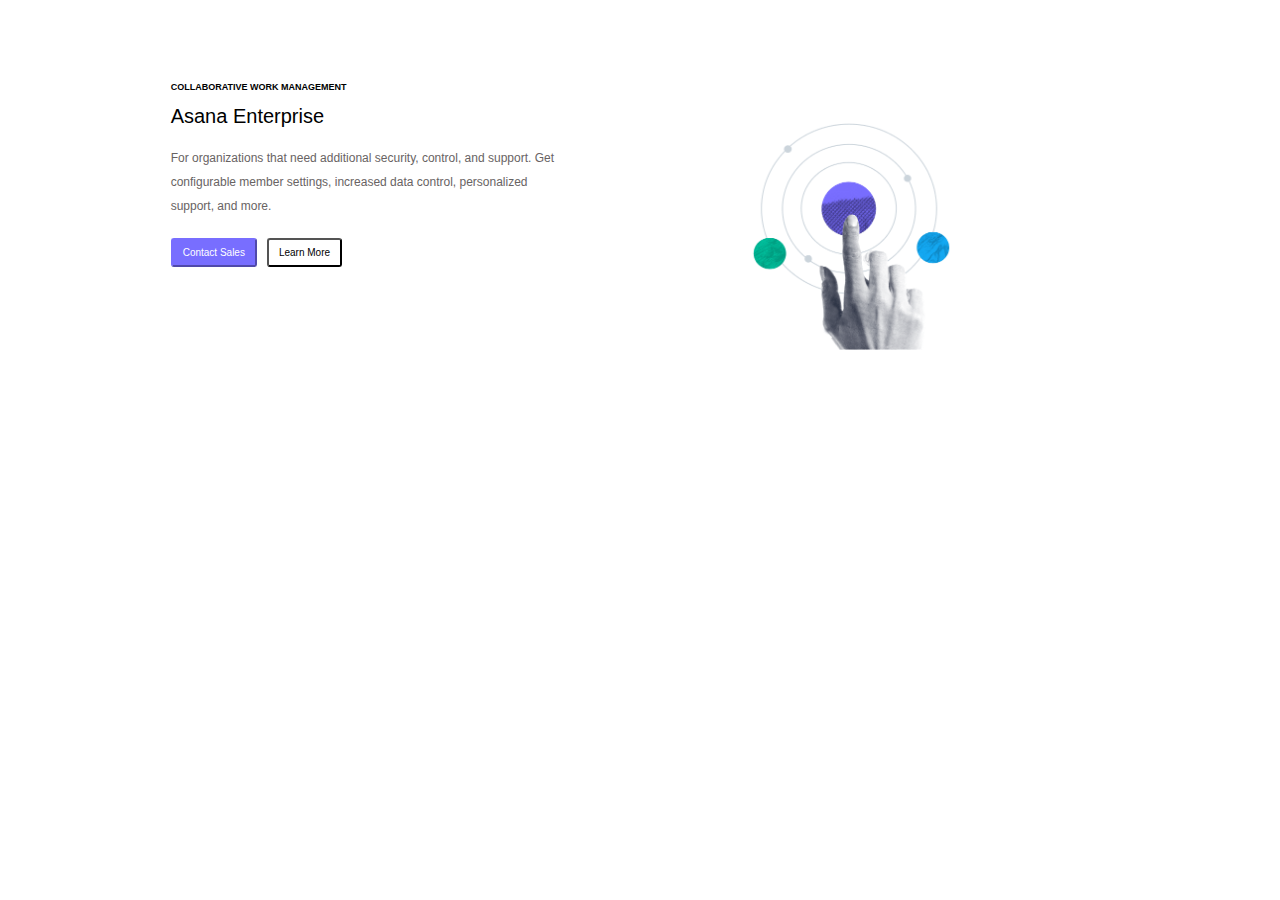
<file: 01. Enterprise/index.html>
<!DOCTYPE html>
<html lang="en">
<head>
    <meta charset="UTF-8">
    <meta http-equiv="X-UA-Compatible" content="IE=edge">
    <meta name="viewport" content="width=device-width, initial-scale=1.0">
    <link rel="stylesheet" href="./styles.css/style.css">
    <title>Enterprise</title>
</head>
<body>
    <section class="info">
        <p class="info__sub">COLLABORATIVE WORK MANAGEMENT</p>
        <p class="info__title">Asana Enterprise</p>
        <p class="info_desc">For organizations that need additional security, control, and support. Get configurable member settings, increased data control, personalized support, and more.</p>
    <ul class="buttons">
        <li><button class="sales">Contact Sales</button></li>
        <li><button class="more">Learn More</button></li>
    </ul>
    </section>
    <section class="img">
        <div class="img--container">
            <img src="./images/img.png" alt="">
        </div>
    </section>
</body>
</html>
</file>
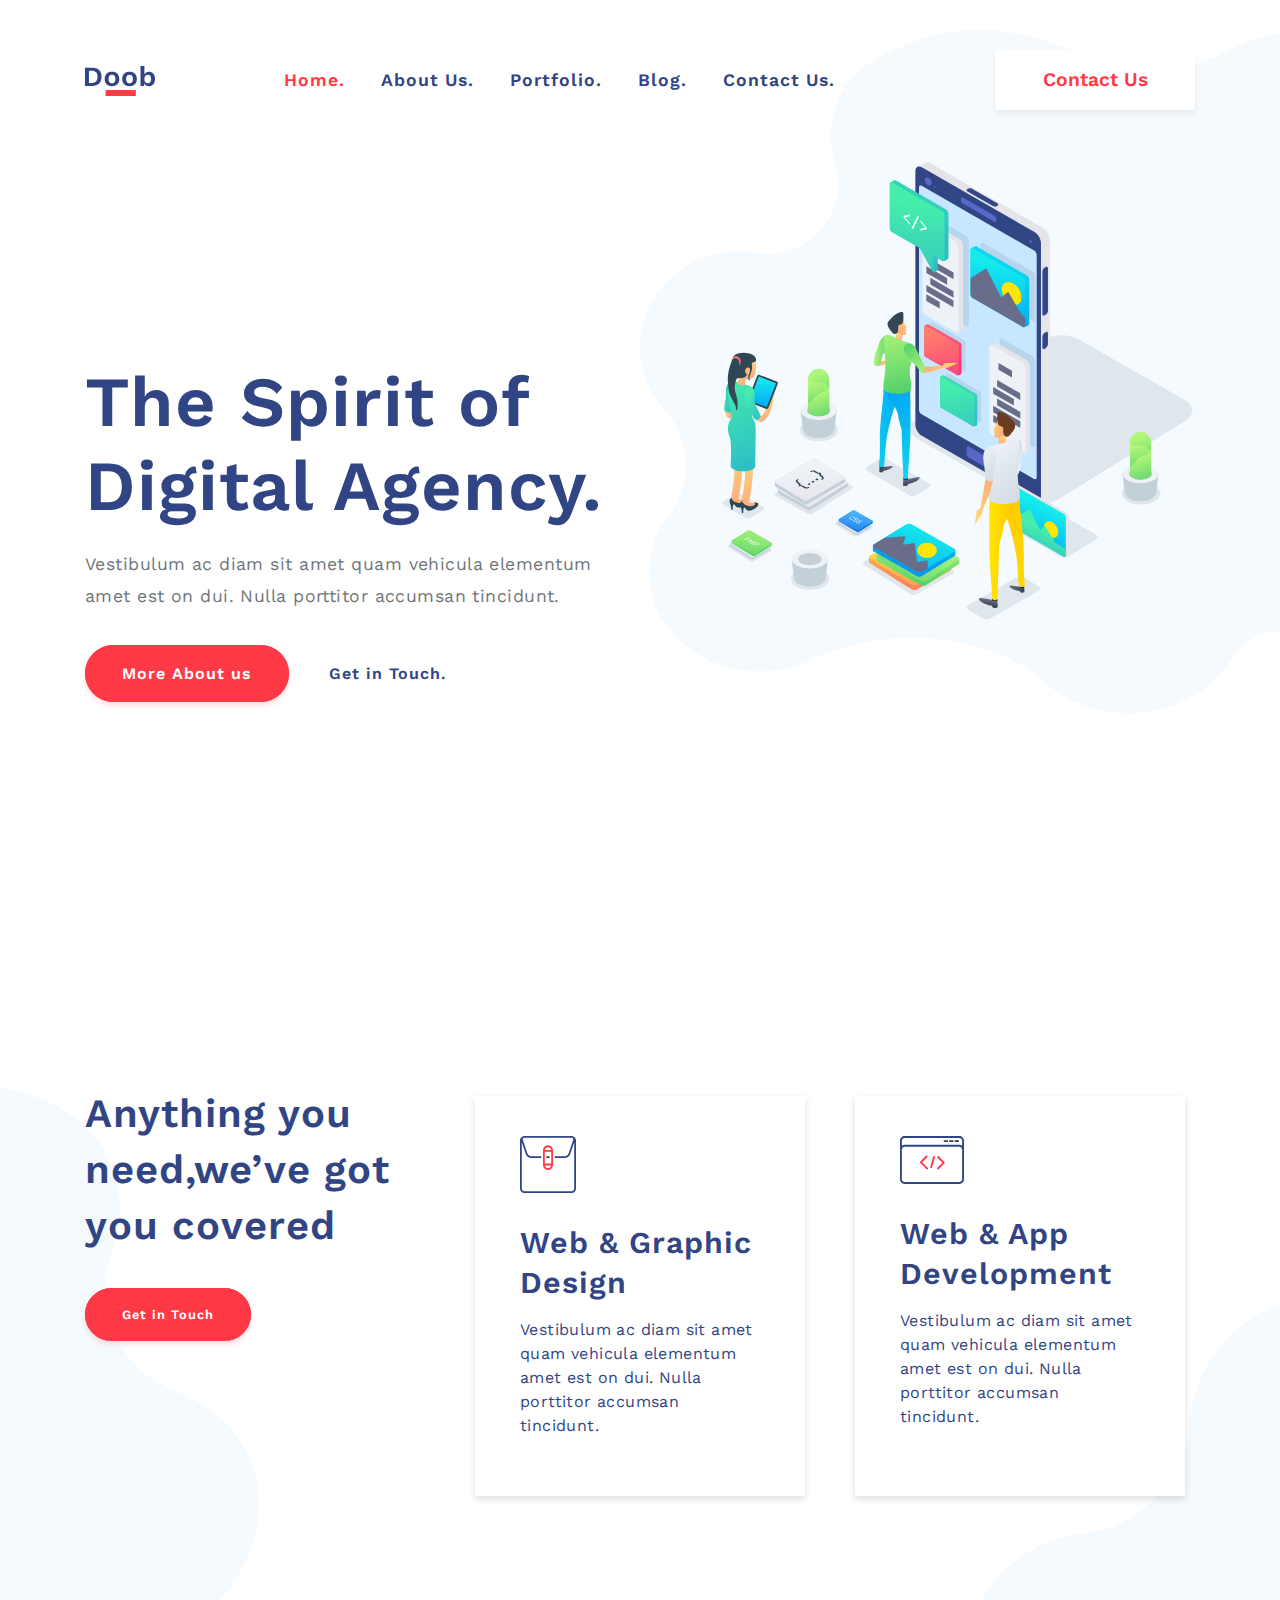
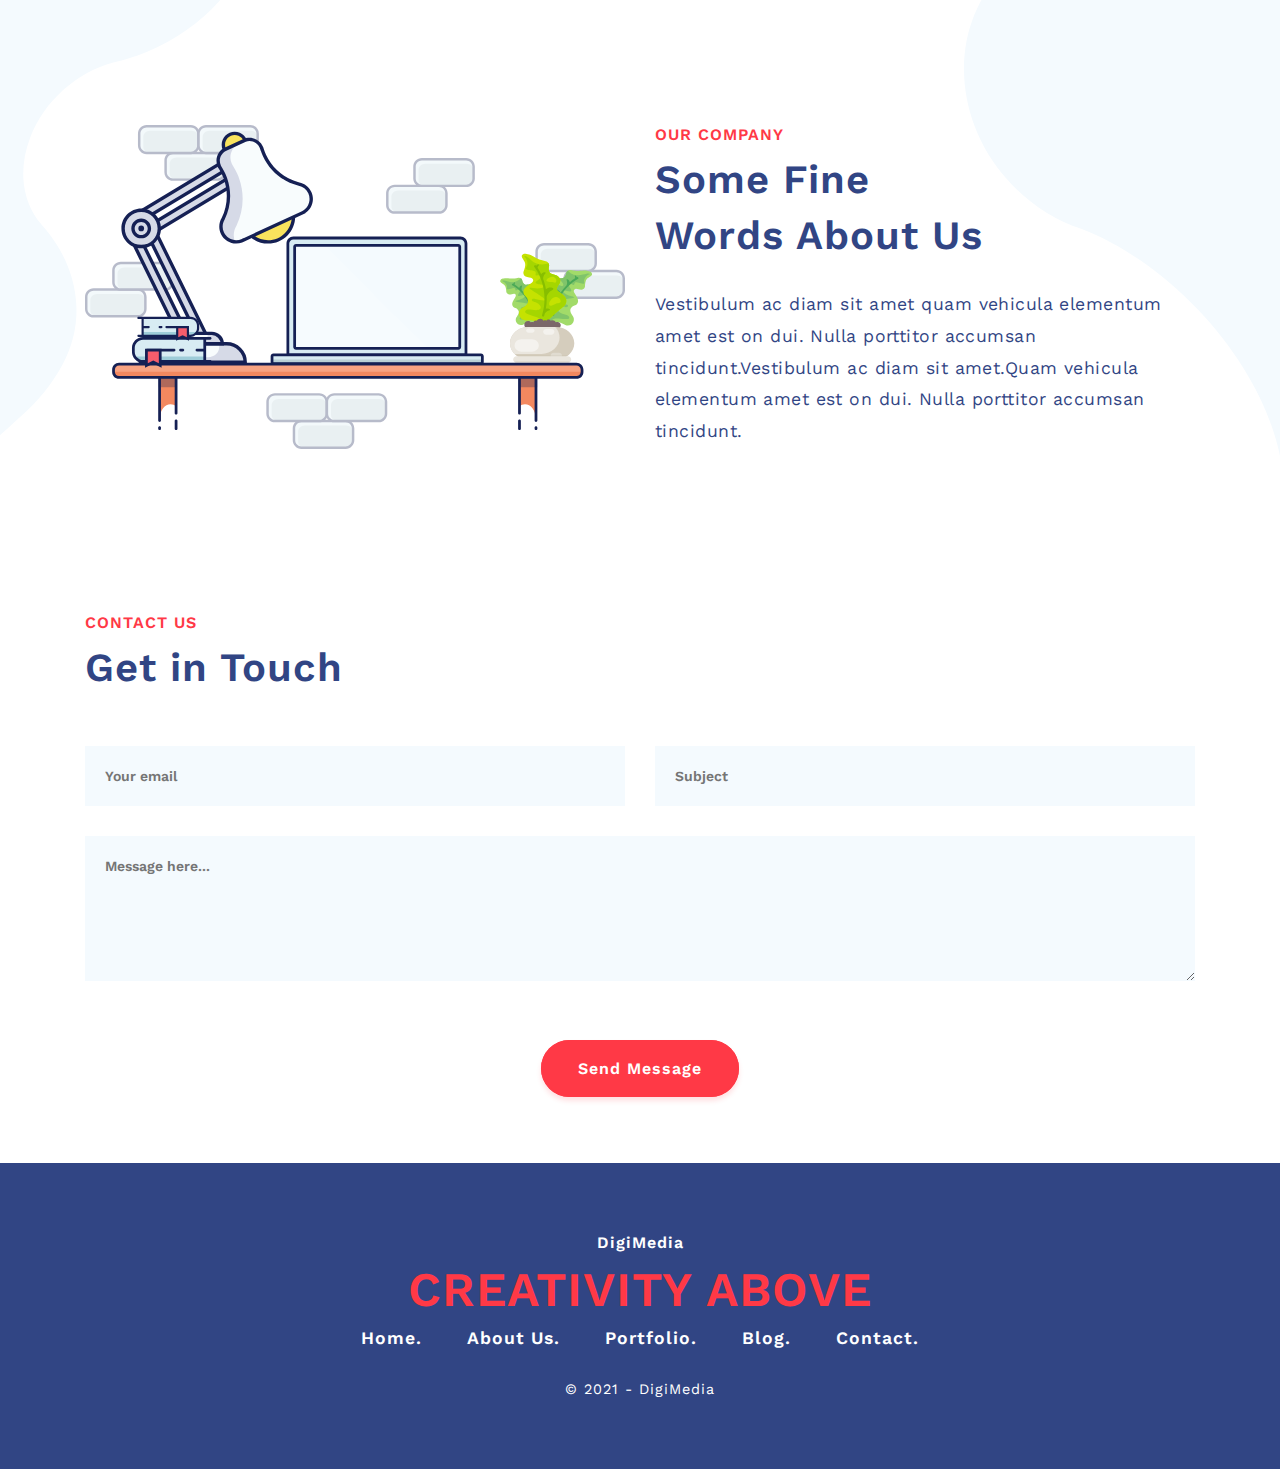
<file: DigiMedia-Responsive/index.html>
<!DOCTYPE html>
<html lang="en">
  <head>
    <meta http-equiv="content-type" content="text/html; charset=utf-8" />
    <meta name="viewport" content="width=device-width, initial-scale=1.0" />
    <link rel="icon" type="image/png" href="images/favicon.png" />
    <link
      href="https://fonts.googleapis.com/css?family=Work+Sans:400,600&display=swap"
      rel="stylesheet"
    />
    <link rel="stylesheet" href="css/icofont.min.css" />
    <link href="css/bootstrap.min.css" rel="stylesheet" />
    <link href="css/main.css" rel="stylesheet" />
    <link href="css/responsive.css" rel="stylesheet" />
    <title>DigiMedia</title>
  </head>
  <body>
    <header id="home">
      <section class="container">
        <nav class="navbar navbar-expand-lg navbar-light">
          <a class="navbar-brand" href="#"><img src="images/logo.svg" /></a>
          <div class="collapse navbar-collapse" id="navbarSupportedContent">
            <ul class="navbar-nav mr-auto">
              <li class="nav-item active">
                <a class="nav-link" href="#home"
                  >Home.<span class="sr-only">(current)</span></a
                >
              </li>
              <li class="nav-item">
                <a class="nav-link" href="#about-us">About Us.</a>
              </li>
              <li class="nav-item">
                <a class="nav-link" href="#portfolio">Portfolio.</a>
              </li>
              <li class="nav-item">
                <a class="nav-link" href="#blog">Blog.</a>
              </li>
              <li class="nav-item">
                <a class="nav-link" href="#contact-us">Contact Us.</a>
              </li>
            </ul>
            <form
              href="#contact-us"
              class="contact-btn form-inline my-2 my-lg-0"
            >
              <button>Contact Us</button>
            </form>
          </div>
        </nav>
      </section>
      <section class="container-fluid hero">
        <img src="images/hero.svg" />
        <article class="container">
          <h1>The Spirit of<br />Digital Agency.</h1>
          <p>
            Vestibulum ac diam sit amet quam vehicula elementum<br />
            amet est on dui. Nulla porttitor accumsan tincidunt.
          </p>
          <article class="hero-btns">
            <a href="#about-us">More About us</a>
            <a href="#contact-us">Get in Touch.</a>
          </article>
        </article>
      </section>
    </header>
    <section id="about-us" class="services">
      <div class="container-fluid">
        <div class="side-img">
          <img src="images/aside.svg" />
        </div>
        <div class="side2-img">
          <img src="images/aside2.svg" />
        </div>
        <div class="container">
          <div class="row">
            <div class="col-12 col-sm-12 col-lg-4 service-txt">
              <h2>Anything you need,we’ve got you covered</h2>
              <div class="hero-btns service-btn">
                <a href="#contact-us">Get in Touch</a>
              </div>
            </div>
            <div class="col-12 col-sm-6 col-lg-4">
              <div class="service-box">
                <img src="images/service-icon1.svg" />
                <h3>Web & Graphic<br />Design</h3>
                <p>
                  Vestibulum ac diam sit amet quam vehicula elementum amet est
                  on dui. Nulla porttitor accumsan tincidunt.
                </p>
              </div>
            </div>
            <div class="col-12 col-sm-6 col-lg-4">
              <div class="service-box">
                <img src="images/service-icon2.svg" />
                <h3>Web & App <br />Development</h3>
                <p>
                  Vestibulum ac diam sit amet quam vehicula elementum amet est
                  on dui. Nulla porttitor accumsan tincidunt.
                </p>
              </div>
            </div>
          </div>
        </div>
      </div>
    </section>
    <section class="about">
      <div class="container">
        <div class="row">
          <div class="col-12 col-sm-12 col-lg-6">
            <img src="images/aboutimg.svg" />
          </div>
          <div class="col-12 col-sm-12 col-lg-6">
            <h5>OUR COMPANY</h5>
            <h2>Some Fine<br />Words About Us</h2>
            <p>
              Vestibulum ac diam sit amet quam vehicula elementum amet est on
              dui. Nulla porttitor accumsan tincidunt.Vestibulum ac diam sit
              amet.Quam vehicula elementum amet est on dui. Nulla porttitor
              accumsan tincidunt.
            </p>
          </div>
        </div>
      </div>
    </section>
    <section id="contact-us" class="contact">
      <div class="container">
        <div class="row">
          <div class="col-12">
            <h5>CONTACT US</h5>
            <h2>Get in Touch</h2>
          </div>
        </div>
        <div class="row">
          <div class="col-12 col-lg-6 email">
            <input placeholder="Your email" type="email" id="email" />
          </div>
          <div class="col-12 col-lg-6 email">
            <input placeholder="Subject" type="subject" id="subject" />
          </div>
        </div>
        <div class="row">
          <div class="col-12 message">
            <textarea
              id="message"
              name="message"
              rows="5"
              cols="1"
              placeholder="Message here..."
            ></textarea>
          </div>
          <div class="col-12">
            <div class="hero-btns contact-btn">
              <a href="#">Send Message</a>
            </div>
          </div>
        </div>
      </div>
    </section>
    <footer>
      <div class="container">
        <div class="row">
          <div class="col-12">
            <h5>DigiMedia</h5>
            <h3>CREATIVITY ABOVE</h3>
            <ul class="contact-nav">
              <li><a href="#home">Home.</a></li>
              <li><a href="#about-us">About Us.</a></li>
              <li><a href="#portfolio">Portfolio.</a></li>
              <li><a href="#blog">Blog.</a></li>
              <li><a href="#contact-us">Contact.</a></li>
            </ul>
            <h6>© 2021 - DigiMedia</h6>
          </div>
        </div>
      </div>
    </footer>
  </body>
</html>
</file>
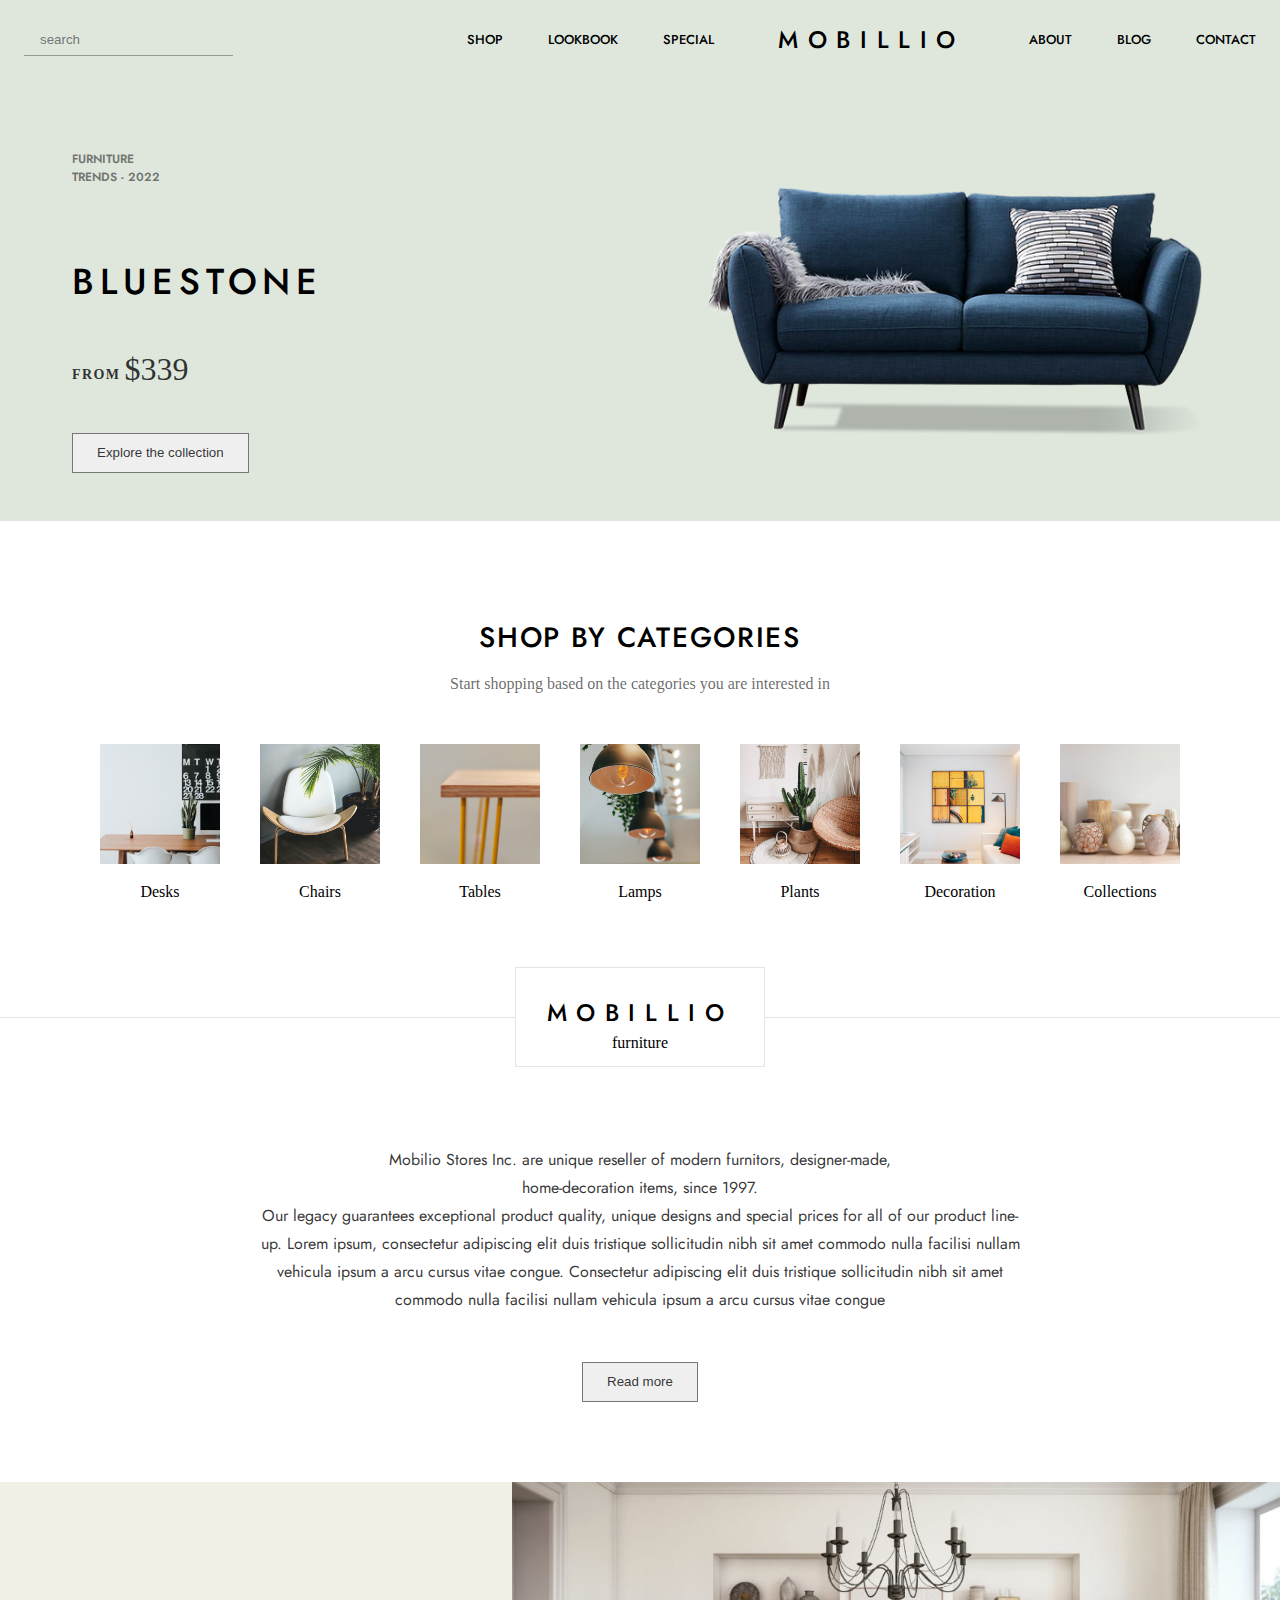
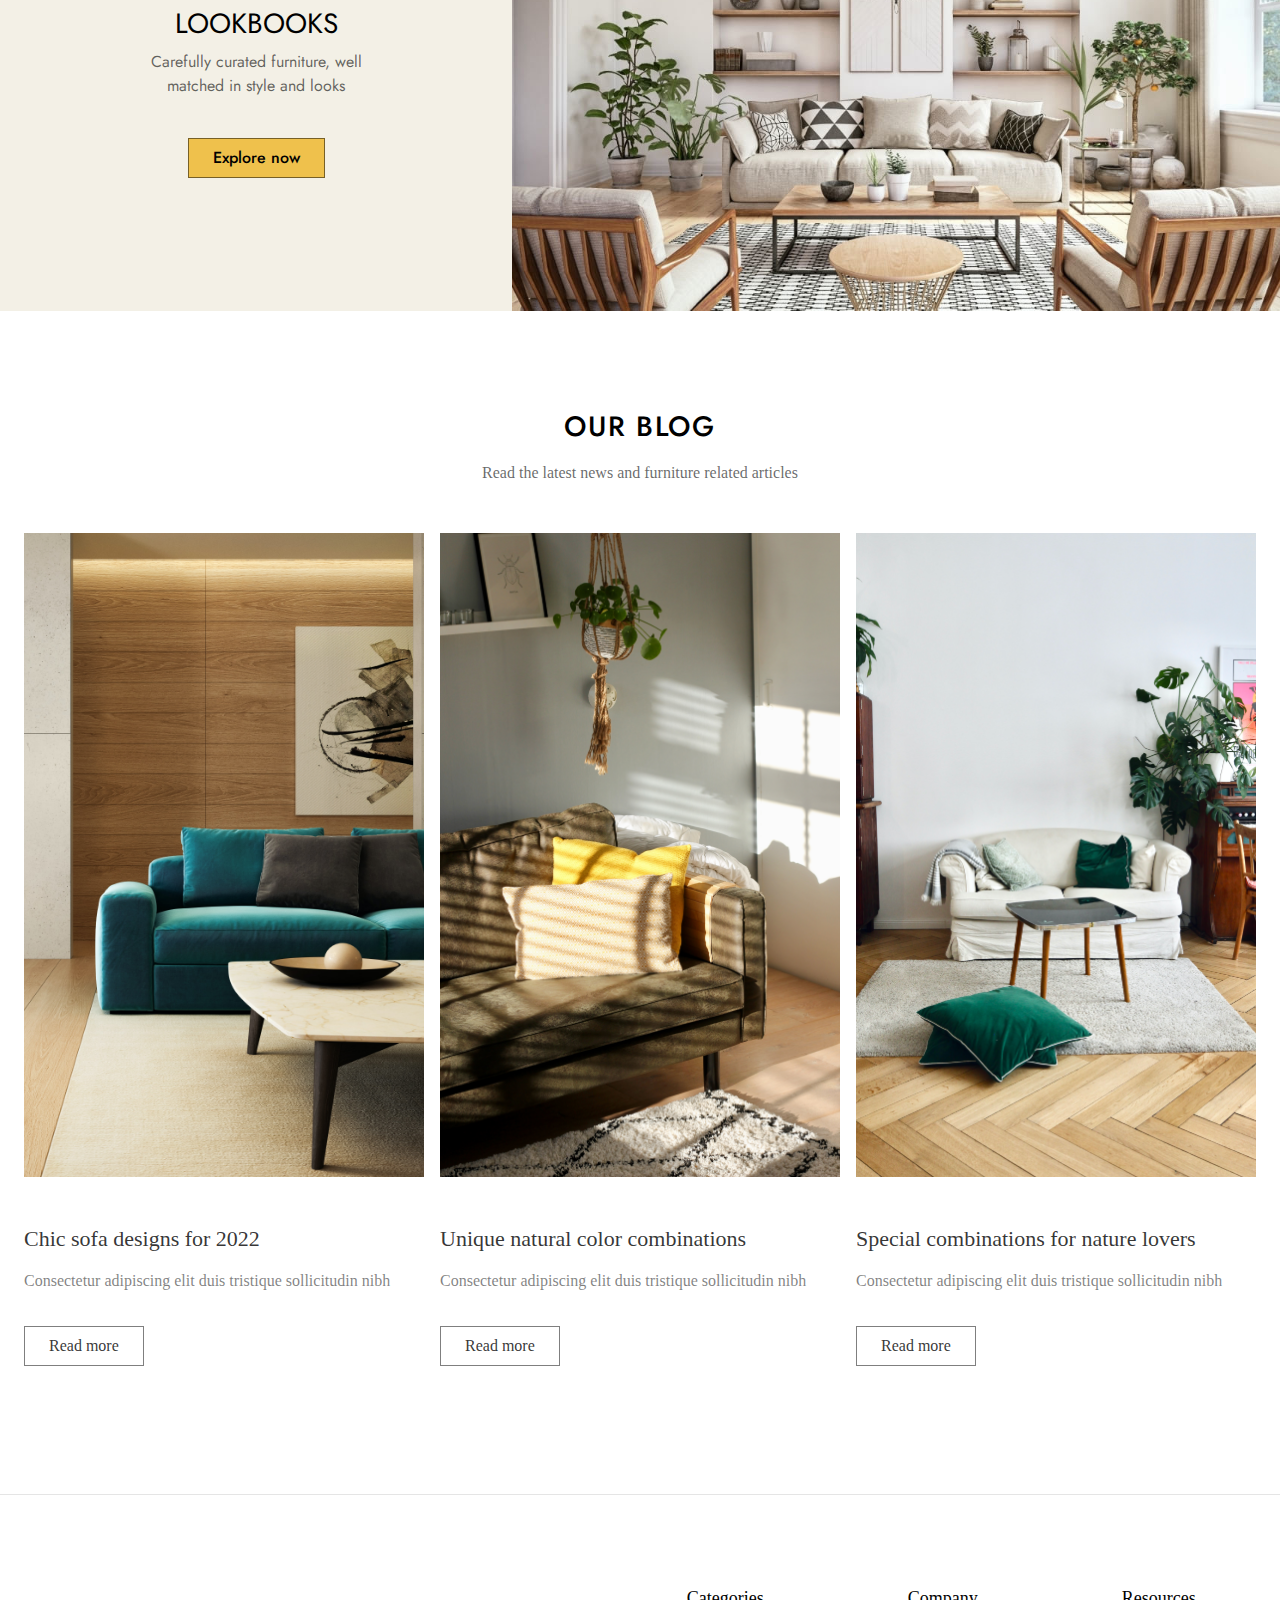
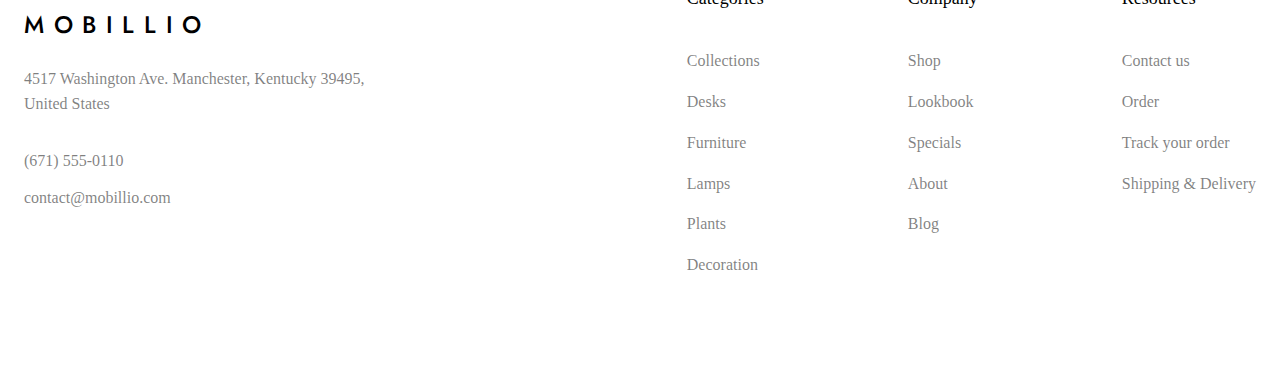
<file: Mobillio-Responsive/index.html>
<!DOCTYPE html>
<html lang="en">

<head>
  <title>Mobillio Online Store</title>
  <meta name="viewport" content="width=device-width, initial-scale=1.0" />
  <meta charset="utf-8" />
  <link rel="stylesheet" href="https://fonts.googleapis.com/css2?family=Jost" data-tag="font" />
  <link rel="stylesheet" href="./style.css" />
  <link rel="stylesheet" href="./responsive.css" />
</head>

<body>
  <div>
    <div class="home-container">
      <div class="home-navbar">
        <header data-role="Header" class="home-header max-width-container">
          <div class="home-navbar1">
            <div class="home-container01">
              <input type="text" placeholder="search" class="home-textinput input" />
            </div>
            <div class="home-middle">
              <div class="home-left">
                <span class="navbar-link">SHOP</span>
                <span class="navbar-link">LOOKBOOK</span>
                <span class="navbar-link">SPECIAL</span>
              </div>
              <span class="navbar-logo-title">MOBILLIO</span>
              <div class="home-right">
                <span class="navbar-link">ABOUT</span>
                <span class="navbar-link">BLOG</span>
                <span class="navbar-link">CONTACT</span>
              </div>
            </div>
          </div>
        </header>
      </div>
      <div class="home-main">
        <div class="home-hero section-container">
          <div class="home-max-width max-width-container">
            <div class="home-hero1">
              <div class="home-container03">
                <div class="home-info">
                  <span class="home-text12">
                    <span>furniture</span>
                    <br />
                    <span>trends - 2022</span>
                  </span>
                </div>
                <h1 class="home-text16 Heading-1">Bluestone</h1>
                <div class="home-container04">
                  <span class="home-text17">FROM</span>
                  <span class="home-text18">$339</span>
                </div>
                <div class="home-btn-group">
                  <button class="button">Explore the collection</button>
                </div>
              </div>
              <img alt="image23271449" src="./images/pic1.png" class="home-image5" />
            </div>
          </div>
        </div>
        <div class="section-container column">
          <div class="max-width-container">
            <div class="section-heading-section-heading">
              <h1 class="section-heading-text Heading-2">
                <span>SHOP BY CATEGORIES</span>
              </h1>
              <span class="section-heading-text1">
                <span>
                  Start shopping based on the categories you are interested in
                </span>
              </span>
            </div>
            <div class="home-cards-container">
              <div class="category-card-category-card">
                <img alt="image" src="./images/pic2.jpg" class="category-card-image" />
                <span class="category-card-text"><span>Desks</span></span>
              </div>
              <div class="category-card-category-card">
                <img alt="image" src="./images/pic3.jpg" class="category-card-image" />
                <span class="category-card-text"><span>Chairs</span></span>
              </div>
              <div class="category-card-category-card">
                <img alt="image" src="./images/pic4.jpg" class="category-card-image" />
                <span class="category-card-text"><span>Tables</span></span>
              </div>
              <div class="category-card-category-card">
                <img alt="image" src="./images/pic5.jpg" class="category-card-image" />
                <span class="category-card-text"><span>Lamps</span></span>
              </div>
              <div class="category-card-category-card">
                <img alt="image" src="./images/pic6.jpg" class="category-card-image" />
                <span class="category-card-text"><span>Plants</span></span>
              </div>
              <div class="category-card-category-card">
                <img alt="image" src="./images/pic7.jpg" class="category-card-image" />
                <span class="category-card-text">
                  <span>Decoration</span>
                </span>
              </div>
              <div class="category-card-category-card">
                <img alt="image" src="./images/pic8.jpg" class="category-card-image" />
                <span class="category-card-text">
                  <span>Collections</span>
                </span>
              </div>
            </div>
          </div>
          <div class="home-banner">
            <div class="home-container05">
              <h3 class="home-text19 Heading-3">MOBILLIO</h3>
              <span class="home-text20">
                <span></span>
                <span>furniture</span>
              </span>
            </div>
          </div>
          <div class="home-container06 max-width-container">
            <div class="home-container07">
              <span class="home-text23">
                <span>
                  Mobilio Stores Inc. are unique reseller of modern furnitors,
                  designer-made,
                </span>
                <br />
                <span>home-decoration items, since 1997.</span>
                <br />
                <span>
                  Our legacy guarantees exceptional product quality, unique
                  designs and special prices for all of our product line-up.
                  Lorem ipsum, consectetur adipiscing elit duis tristique
                  sollicitudin nibh sit amet commodo nulla facilisi nullam
                  vehicula ipsum a arcu cursus vitae congue. Consectetur
                  adipiscing elit duis tristique sollicitudin nibh sit amet
                  commodo nulla facilisi nullam vehicula ipsum a arcu cursus
                  vitae congue
                </span>
              </span>
              <button class="button">Read more</button>
            </div>
          </div>
        </div>
        <div class="home-full-width-banner section-container">
          <div class="home-left4">
            <div class="home-content">
              <span class="home-text29">LOOKBOOKS</span>
              <span class="home-text30">
                Carefully curated furniture, well matched in style and looks
              </span>
            </div>
            <div class="home-btn button">
              <span class="home-text31">Explore now</span>
            </div>
          </div>
          <img alt="Rectangle13271410" src="./images/pic9.jpg" class="home-image6" />
        </div>
        <div class="section-container">
          <div class="max-width-container">
            <div class="section-heading-section-heading section-heading-root-class-name">
              <h1 class="section-heading-text Heading-2">
                <span>Our blog</span>
              </h1>
              <span class="section-heading-text1">
                <span>
                  Read the latest news and furniture related articles
                </span>
              </span>
            </div>
            <div class="home-container08">
              <div class="blog-post-card-blog-post-card blog-post-card-root-class-name">
                <img alt="image" src="./images/pic10.jpg" class="blog-post-card-image" />
                <div class="blog-post-card-container">
                  <span class="blog-post-card-text">
                    <span>Chic sofa designs for 2022</span>
                  </span>
                  <span class="blog-post-card-text1">
                    <span>
                      Consectetur adipiscing elit duis tristique sollicitudin
                      nibh
                    </span>
                  </span>
                  <a href="#" class="button">
                    Read more
                  </a>
                </div>
              </div>
              <div class="blog-post-card-blog-post-card">
                <img alt="image" src="./images/pic11.jpg" class="blog-post-card-image" />
                <div class="blog-post-card-container">
                  <span class="blog-post-card-text">
                    <span>Unique natural color combinations</span>
                  </span>
                  <span class="blog-post-card-text1">
                    <span>
                      Consectetur adipiscing elit duis tristique sollicitudin
                      nibh
                    </span>
                  </span>
                  <a href="#" class="button">
                    Read more
                  </a>
                </div>
              </div>
              <div class="blog-post-card-blog-post-card">
                <img alt="image" src="./images/pic12.jpg" class="blog-post-card-image" />
                <div class="blog-post-card-container">
                  <span class="blog-post-card-text">
                    <span>Special combinations for nature lovers</span>
                  </span>
                  <span class="blog-post-card-text1">
                    <span>
                      Consectetur adipiscing elit duis tristique sollicitudin
                      nibh
                    </span>
                  </span>
                  <a href="#" class="button">
                    Read more
                  </a>
                </div>
              </div>
            </div>
          </div>
        </div>
      </div>
      <div class="home-footer">
        <div class="max-width-container">
          <footer class="home-footer1">
            <div class="home-container09">
              <h3 class="home-text32 Heading-3">MOBILLIO</h3>
              <span class="home-text33">
                <span>4517 Washington Ave. Manchester, Kentucky 39495,</span>
                <br />
                <span>United States</span>
              </span>
              <span class="home-text36">(671) 555-0110</span>
              <span class="home-text37">contact@mobillio.com</span>
            </div>
            <div class="home-links-container">
              <div class="home-container10">
                <span class="home-text38">Categories</span>
                <a href="#" class="home-text39">Collections</a>
                <a href="#" class="home-text40">Desks</a>
                <a href="#" class="home-text41">Furniture</a>
                <a href="#" class="home-text42">Lamps</a>
                <a href="#" class="home-text43">Plants</a>
                <a href="#" class="home-text44">Decoration</a>
              </div>
              <div class="home-container11">
                <span class="home-text45">Company</span>
                <a href="#" class="home-text46">Shop</a>
                <a href="#" class="home-text47">Lookbook</a>
                <a href="#" class="home-text48">Specials</a>
                <a href="#" class="home-text49">About</a>
                <a href="#" class="home-text50">Blog</a>
              </div>
              <div class="home-container12">
                <span class="home-text51">Resources</span>
                <a href="#" class="home-text52">Contact us</a>
                <a href="#" class="home-text53">Order</a>
                <a href="#" class="home-text54">Track your order</a>
                <a href="#" class="home-text55">Shipping &amp; Delivery</a>
              </div>
            </div>
          </footer>
        </div>
      </div>
    </div>
  </div>
</body>

</html>
</file>
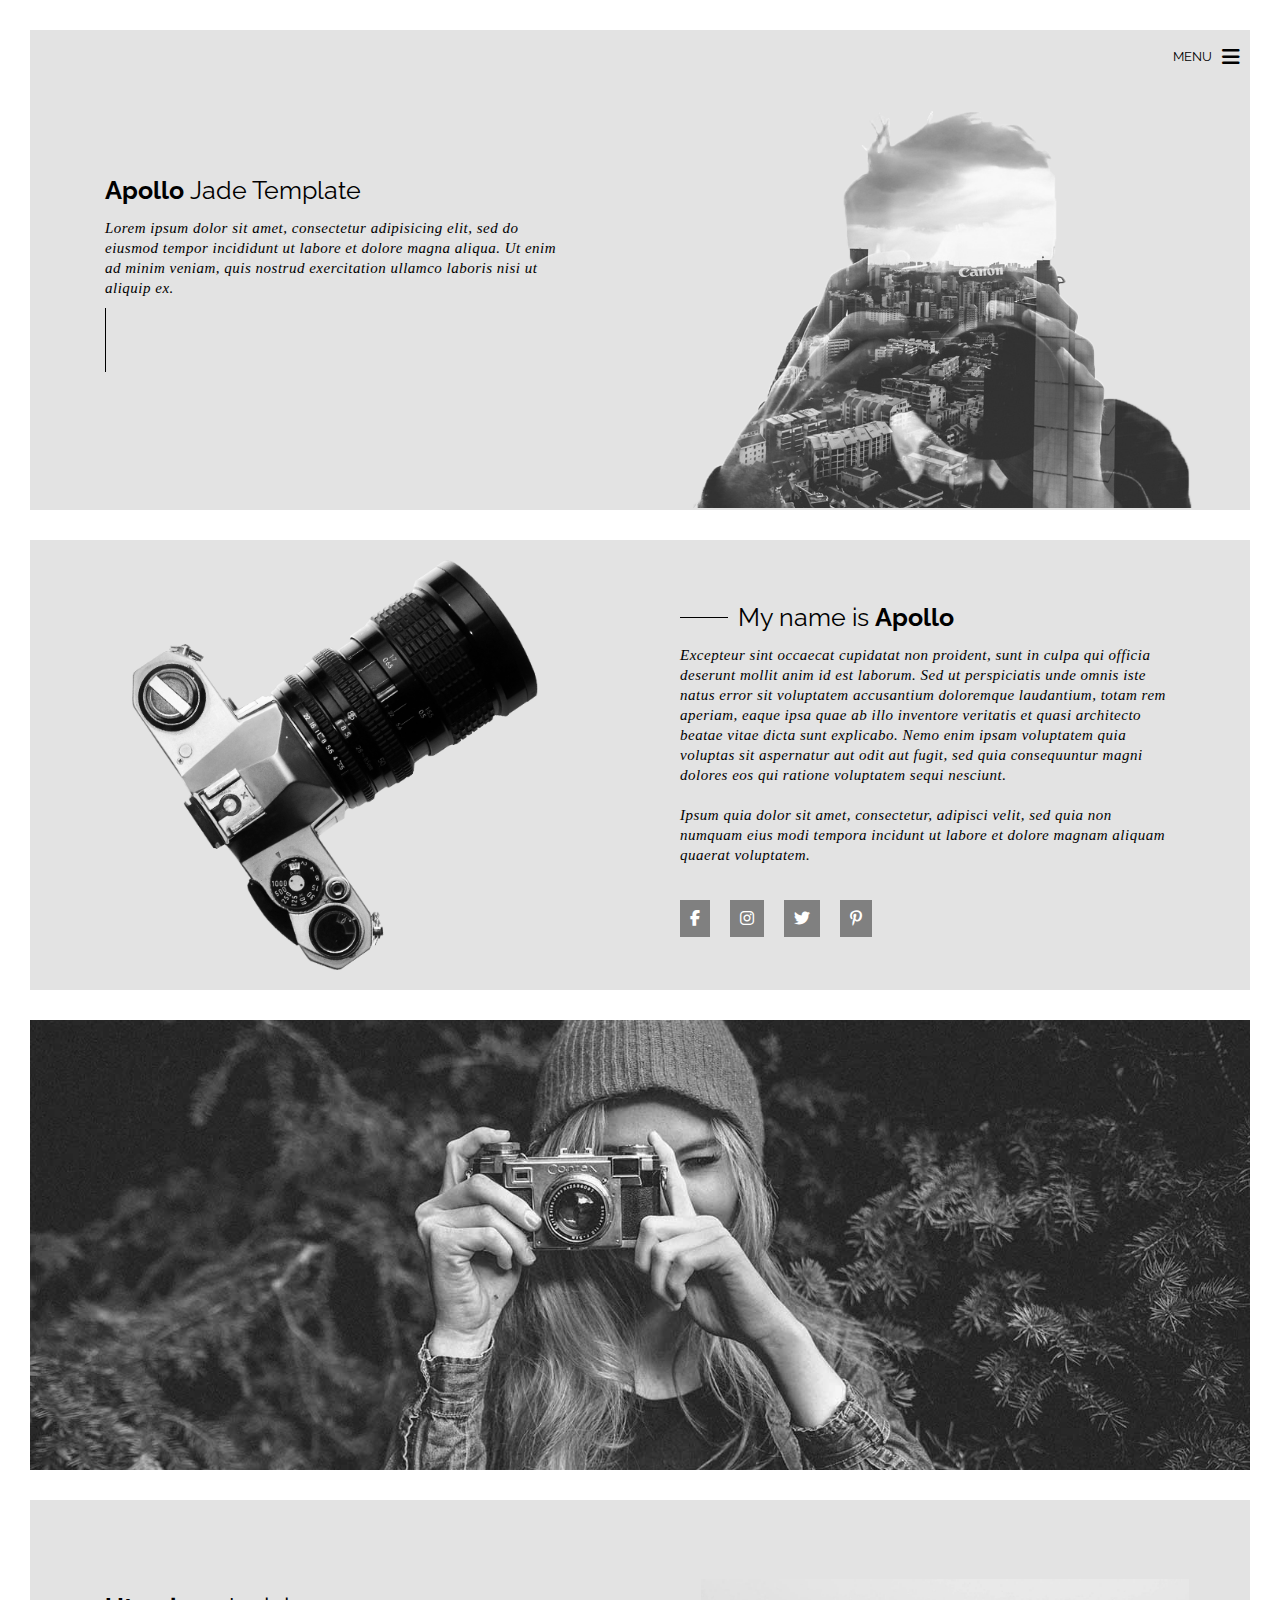
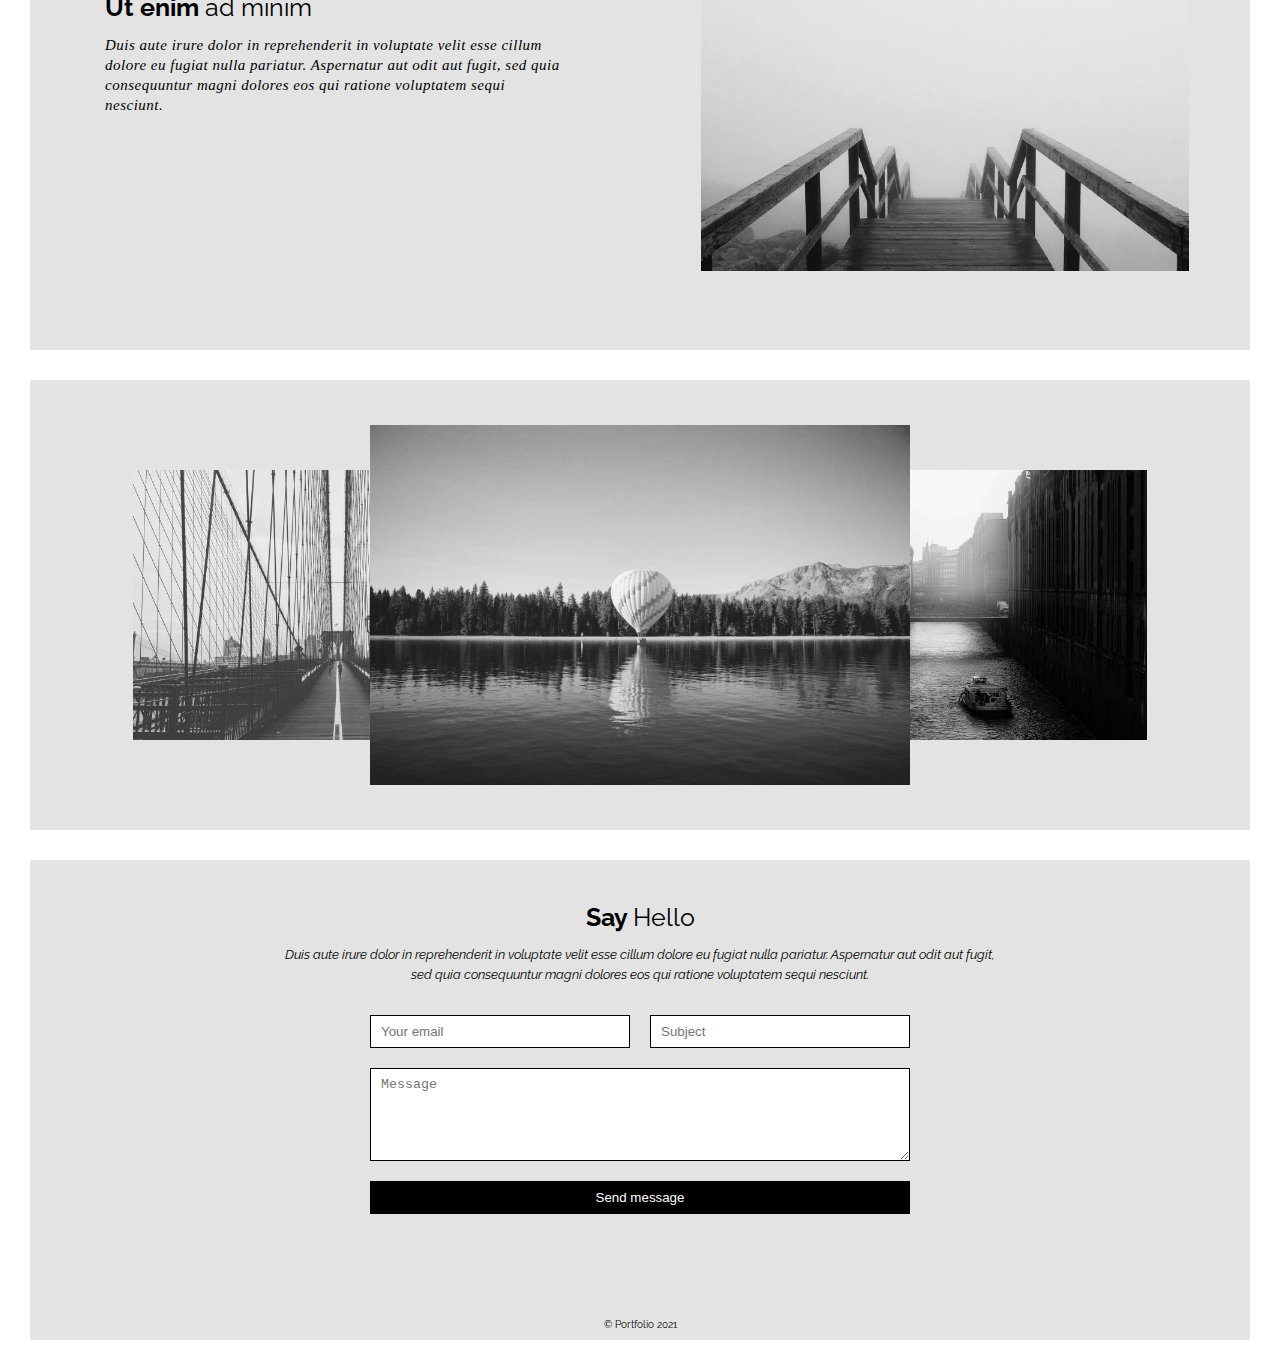
<file: Portfolio-WebPage/index.html>
<!DOCTYPE html>
<html lang="en">

<head>
    <meta charset="UTF-8">
    <meta http-equiv="X-UA-Compatible" content="IE=edge">
    <meta name="viewport" content="width=device-width, initial-scale=1.0">
    <link rel="stylesheet" href="./styles/style.css">
    <link rel="stylesheet" href="https://cdnjs.cloudflare.com/ajax/libs/font-awesome/6.2.1/css/all.min.css" />
    <title>Document</title>
</head>

<body>
    <article class="article one">
        <nav class="nav">
            <p class="menu">MENU</p>
            <i class="fa-solid fa-bars"></i>
        </nav>
        <div class="container-img-desc">
            <div class="article__desc">
                <p class="desc__title"><span class="bold">Apollo </span>Jade Template</p>
                <p class="desc__info">Lorem ipsum dolor sit amet, consectetur adipisicing elit, sed do eiusmod tempor
                    incididunt ut labore et dolore magna aliqua. Ut enim ad minim veniam, quis nostrud exercitation
                    ullamco laboris nisi ut aliquip ex.
                </p>
                <div class="divider divider--vertical"></div>
            </div>
            <div class="img-container">
                <img src="./images/hero.png" alt="">
            </div>
        </div>

    </article>
    <article class="article two">
        <div class="container-img-desc">
            <div class="img-container">
                <img src="./images/camera.png" alt="">
            </div>
            <div class="article__desc">
                <div class="title-container">
                    <div class="hr-line"></div>
                    <div class="desc__title"><span class="title-sub">My name is </span><span class="bold">Apollo </span>
                    </div>
                </div>
                <div class="desc__info">
                    <div class="info-sub">Excepteur sint occaecat cupidatat non proident, sunt in culpa qui officia
                        deserunt
                        mollit anim id est laborum. Sed ut perspiciatis unde omnis iste natus error sit voluptatem
                        accusantium doloremque laudantium, totam rem aperiam, eaque ipsa quae ab illo inventore
                        veritatis et
                        quasi architecto beatae vitae dicta sunt explicabo. Nemo enim ipsam voluptatem quia voluptas sit
                        aspernatur aut odit aut fugit, sed quia consequuntur magni dolores eos qui ratione voluptatem
                        sequi
                        nesciunt.</div>
                    <div class="empty"></div>
                    <div class="info-sub">Ipsum quia dolor sit amet, consectetur, adipisci velit, sed quia non numquam
                        eius modi tempora incidunt ut labore et dolore magnam aliquam quaerat voluptatem.
                    </div>

                </div>
                <ul>
                    <li class="box"><i class="fa-brands fa-facebook-f"></i></li>
                    <li class="box"><i class="fa-brands fa-instagram"></i></li>
                    <li class="box"><i class="fa-brands fa-twitter"></i></li>
                    <li class="box"><i class="fa-brands fa-pinterest-p"></i></li>
                </ul>
            </div>


    </article>
    <article class="article three">
        <img src="./images/thumb-1.jpeg" alt="">
    </article>
    <article class="article four">
        <div class="container-img-desc">
            <div class="article__desc">
                <p class="desc__title"><span class="bold">Ut enim </span>ad minim</p>
                <p class="desc__info">Duis aute irure dolor in reprehenderit in voluptate velit esse cillum dolore eu
                    fugiat nulla pariatur. Aspernatur aut odit aut fugit, sed quia consequuntur magni dolores eos qui
                    ratione voluptatem sequi nesciunt.
                </p>
            </div>
            <div class="img-container">
                <img src="./images/featured.jpeg" alt="">
            </div>
        </div>

    </article>
    <article class="article five">
        <div class="img-container">
            <img class="img bridge" src="./images/thumb-3.jpeg" alt="">
            <img class="img balloon" src="./images/thumb-4.jpeg" alt="">
            <img class="img river" src="./images/thumb-122.jpeg" alt="">
        </div>
    </article>
    <article class="article six">
        <div class="container-desc">
            <p class="desc__title"><span class="bold">Say </span>Hello</p>
            <p class="desc__info">Duis aute irure dolor in reprehenderit in voluptate velit esse cillum dolore eu fugiat
                nulla pariatur. Aspernatur aut odit aut fugit, sed quia consequuntur magni dolores eos qui ratione
                voluptatem sequi nesciunt.
            </p>
            <form class="form message">
               <input type="email" class="email" placeholder="Your email">
               <input type="text" class="subject" placeholder="Subject">
               <textarea cols="30" rows="5" class="message" placeholder="Message"></textarea>
               <button class="btn">Send message</button>

              </form> 
        </div>
    </article>
<footer class="footer">© Portfolio 2021
</footer>


</body>

</html>
</file>
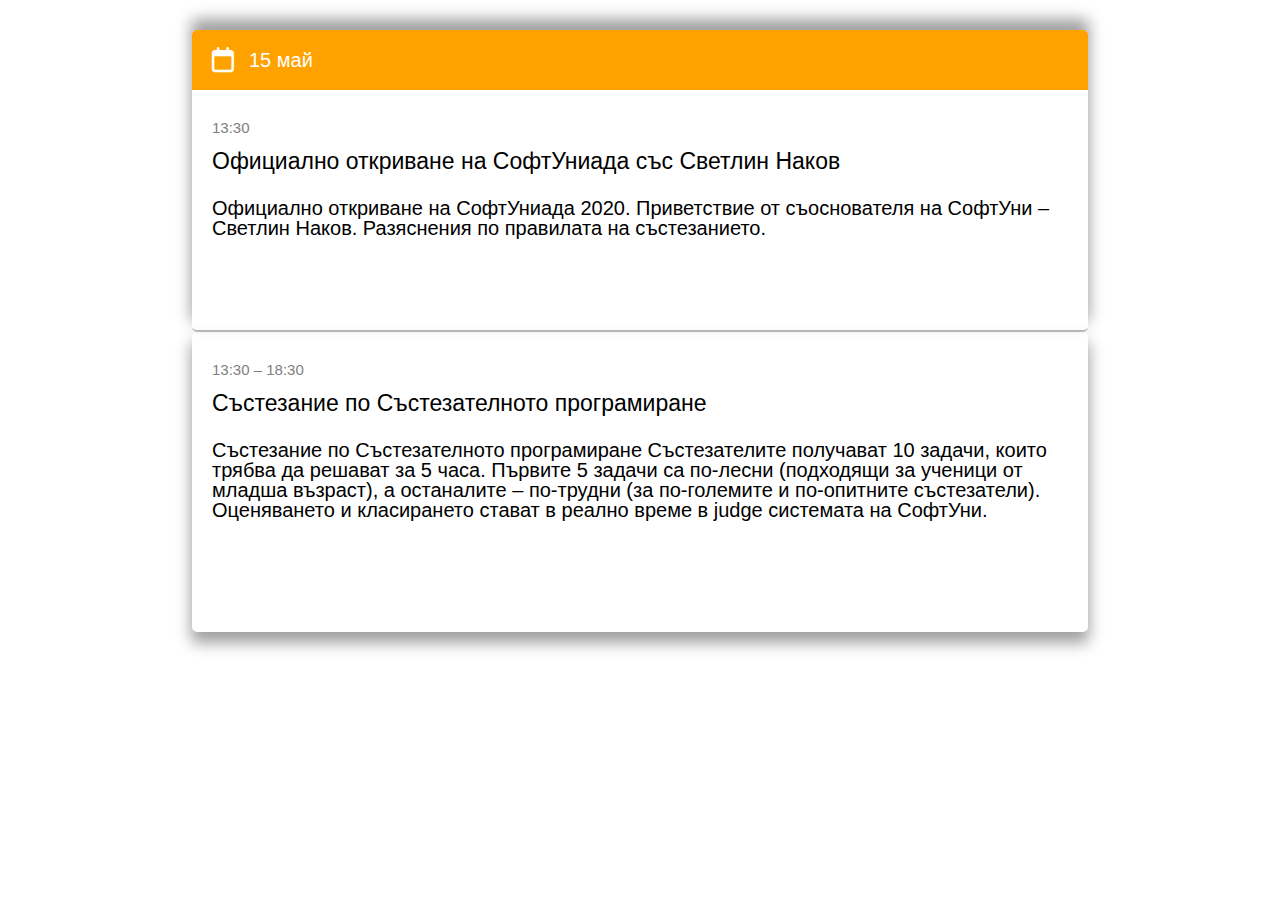
<file: Softuniada-Section/index.html>
<!DOCTYPE html>
<html lang="en">

<head>
    <meta charset="UTF-8">
    <meta http-equiv="X-UA-Compatible" content="IE=edge">
    <meta name="viewport" content="width=device-width, initial-scale=1.0">
    <link rel="stylesheet" href="./styles/style.css">
    <link rel="stylesheet" href="https://cdnjs.cloudflare.com/ajax/libs/font-awesome/6.2.1/css/all.min.css" />
    <title>Document</title>
</head>

<body>
    <div class="article-container">
        <section class="article main">
            <header class="header">
                <i class="fa-regular fa-calendar"></i>
                <p class="date">15 май</p>
            </header>
            <div class="container">
                <p class="time">13:30</p>
                <h2 class="title">Официално откриване на СофтУниада със Светлин Наков</h2>
                <p class="info">Официално откриване на СофтУниада 2020. Приветствие от съоснователя на СофтУни – Светлин
                    Наков.
                    Разяснения по правилата на състезанието.</p>
            </div>
        </section>
        <section class="article">
            <div class="container">
                <p class="time">13:30 – 18:30</p>
                <h2 class="title">Състезание по Състезателното програмиране</h2>
                <p class="info">Състезание по Състезателното програмиране Състезателите получават 10 задачи, които
                    трябва да
                    решават за 5 часа. Първите 5 задачи са по-лесни (подходящи за ученици от младша възраст), а
                    останалите –
                    по-трудни (за по-големите и по-опитните състезатели). Оценяването и класирането стават в реално
                    време в
                    judge системата на СофтУни.</p>
            </div>
        </section>
    </div>
</body>

</html>
</file>
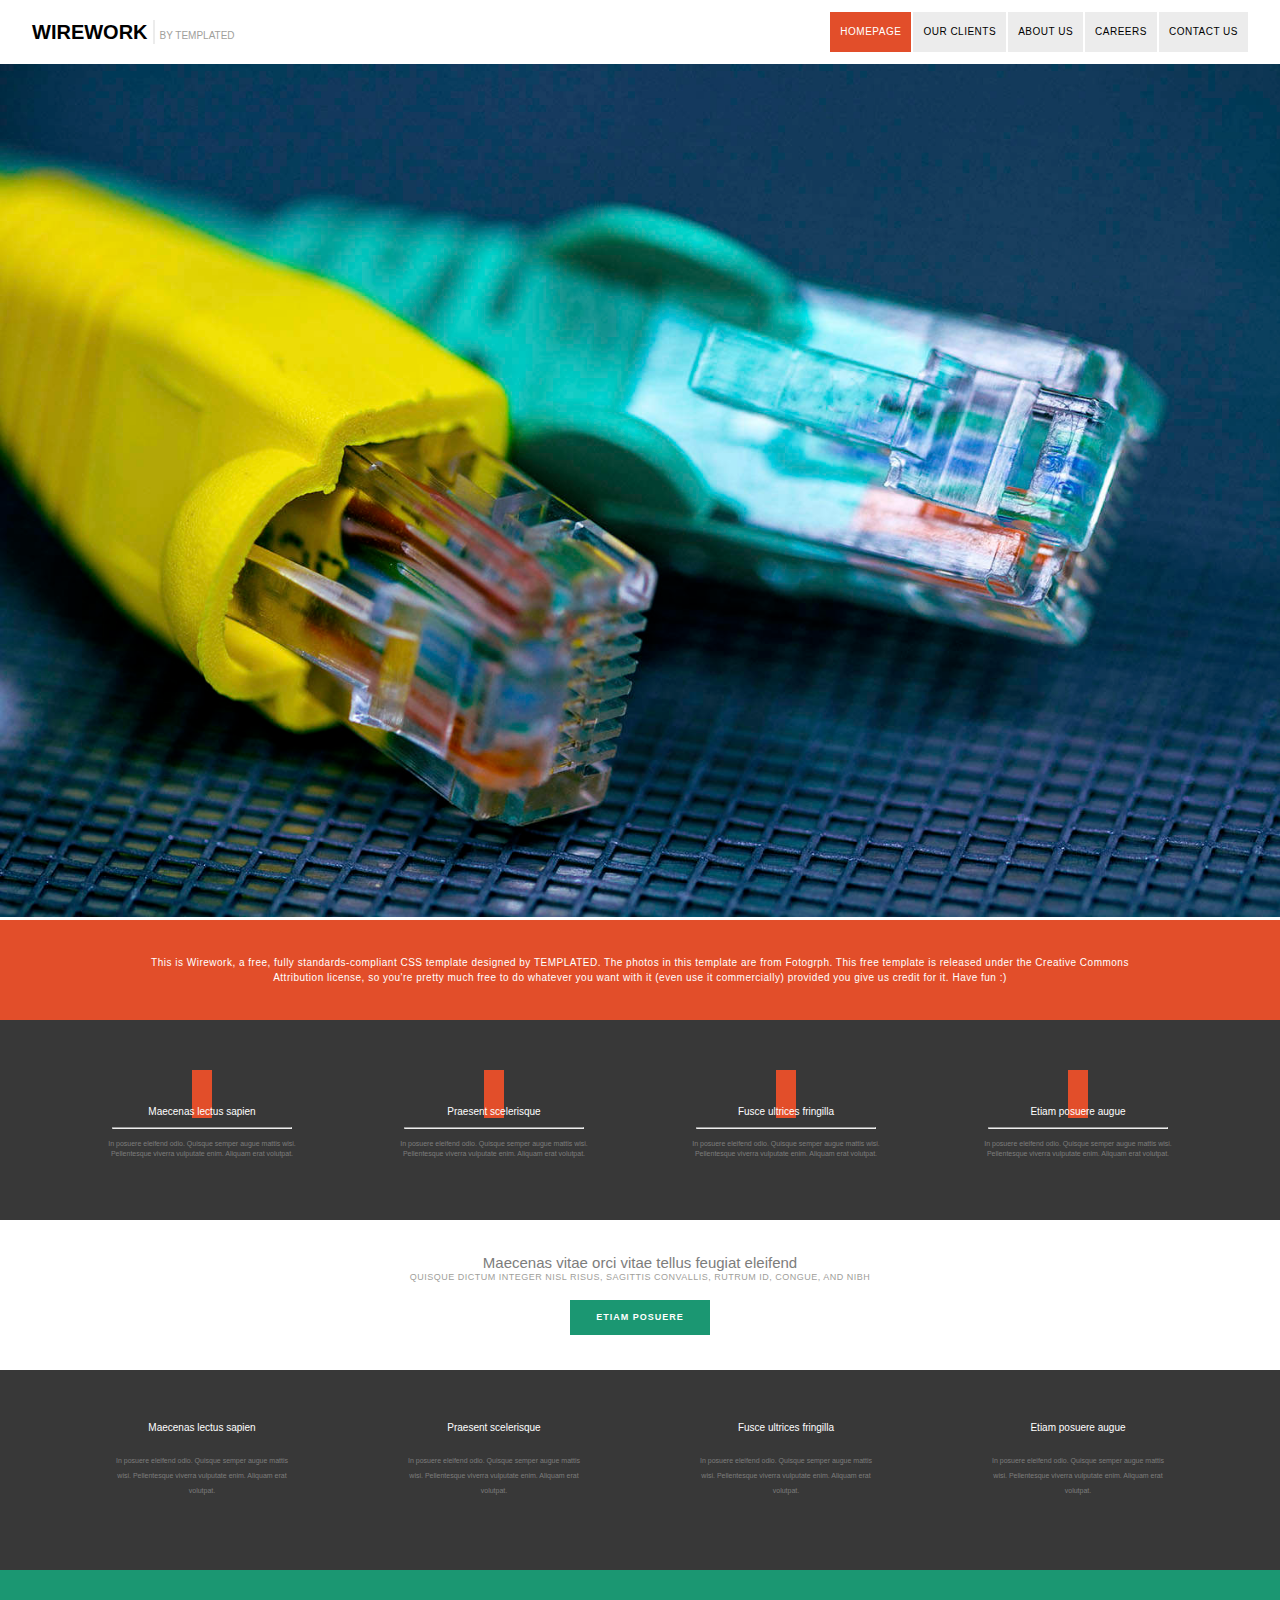
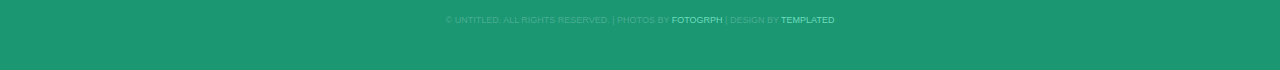
<file: Wirework-WebPage/index.html>
<!DOCTYPE html>
<html lang="en">

<head>
    <meta charset="UTF-8">
    <meta http-equiv="X-UA-Compatible" content="IE=edge">
    <meta name="viewport" content="width=device-width, initial-scale=1.0">
    <link rel="stylesheet" href="./styles/style.css">
    <link rel="stylesheet" href="https://cdnjs.cloudflare.com/ajax/libs/font-awesome/6.2.1/css/all.min.css"
        integrity="sha512-MV7K8+y+gLIBoVD59lQIYicR65iaqukzvf/nwasF0nqhPay5w/9lJmVM2hMDcnK1OnMGCdVK+iQrJ7lzPJQd1w=="
        crossorigin="anonymous" referrerpolicy="no-referrer" />
    <title>Document</title>
</head>

<body>
    <header class="header">
        <p class="logo">
            <span class="main">WIREWORK</span><span class="divider"></span><span class="sub">BY TEMPLATED</span>
        </p>
        <nav class="navigation">
            <ul>
                <li class="nav-item">HOMEPAGE</li>
                <li class="nav-item">OUR CLIENTS</li>
                <li class="nav-item">ABOUT US</li>
                <li class="nav-item">CAREERS</li>
                <li class="nav-item">CONTACT US</li>
            </ul>
        </nav>
    </header>
    <main class="hero">
        <div class="img-container"><img src="./images/banner.jpg" alt=""></div>
        <div class="info-container">
            <p class="description">This is Wirework, a free, fully standards-compliant CSS template designed by
                TEMPLATED. The photos in this template are from Fotogrph. This free template is released under the
                Creative Commons Attribution license, so you're pretty much free to do whatever you want with it (even
                use it commercially) provided you give us credit for it. Have fun :)
            </p>
        </div>
        <div class="options-container">
            <ul class="options">
                <li class="option-item">
                    <div class="item__icon"><i class="fa-solid fa-key"></i></div>
                        <p class="item__title">Maecenas lectus sapien
                        </p>
                        <hr class="item__divider"></hr>
                        <p class="item__desc">In posuere eleifend odio. Quisque semper augue mattis wisi. Pellentesque
                            viverra vulputate enim. Aliquam erat volutpat.
                        </p>
                </li>
                <li class="option-item">
                    <div class="item__icon"><i class="fa-solid fa-scale-unbalanced-flip"></i></div>
                        <p class="item__title">Praesent scelerisque
                        </p>
                        <hr class="item__divider"></hr>
                        <p class="item__desc">In posuere eleifend odio. Quisque semper augue mattis wisi. Pellentesque
                            viverra vulputate enim. Aliquam erat volutpat.
                        </p>
                </li>
                <li class="option-item">
                    <div class="item__icon"><i class="fa-solid fa-unlock-keyhole"></i></div>
                        <p class="item__title">Fusce ultrices fringilla
                        </p>
                        <hr class="item__divider"></hr>
                        <p class="item__desc">In posuere eleifend odio. Quisque semper augue mattis wisi. Pellentesque
                            viverra vulputate enim. Aliquam erat volutpat.
                        </p>
                </li>
                <li class="option-item">
                    <div class="item__icon"><i class="fa-solid fa-wrench"></i></div>
                        <p class="item__title">Etiam posuere augue
                        </p>
                        <hr class="item__divider"></hr>
                        <p class="item__desc">In posuere eleifend odio. Quisque semper augue mattis wisi. Pellentesque
                            viverra vulputate enim. Aliquam erat volutpat.
                        </p>
                </li>
            </ul>
        </div>
        <div class="submit-container">
            <h2 class="submit__title">Maecenas vitae orci vitae tellus feugiat eleifend
            </h2>
            <p class="submit__info">QUISQUE DICTUM INTEGER NISL RISUS, SAGITTIS CONVALLIS, RUTRUM ID, CONGUE, AND NIBH
            </p>
            <p class="submit__btn">ETIAM POSUERE
            </p>
        </div>
        <div class="options-container-second">
            <ul class="options">
                <li class="option-item">
                        <p class="item__title">Maecenas lectus sapien
                        </p>
                        <p class="item__desc">In posuere eleifend odio. Quisque semper augue mattis wisi. Pellentesque
                            viverra vulputate enim. Aliquam erat volutpat.
                        </p>
                </li>
                <li class="option-item">
                        <p class="item__title">Praesent scelerisque
                        </p>
                        <p class="item__desc">In posuere eleifend odio. Quisque semper augue mattis wisi. Pellentesque
                            viverra vulputate enim. Aliquam erat volutpat.
                        </p>
                </li>
                <li class="option-item">
                        <p class="item__title">Fusce ultrices fringilla
                        </p>
                        <p class="item__desc">In posuere eleifend odio. Quisque semper augue mattis wisi. Pellentesque
                            viverra vulputate enim. Aliquam erat volutpat.
                        </p>
                </li>
                <li class="option-item">
                        <p class="item__title">Etiam posuere augue
                        </p>
                        <p class="item__desc">In posuere eleifend odio. Quisque semper augue mattis wisi. Pellentesque
                            viverra vulputate enim. Aliquam erat volutpat.
                        </p>
                </li>
            </ul>
        </div>
    </main>
    <footer class="footer">
        <div class="footer-container">
            <p class="footer__info">© UNTITLED. ALL RIGHTS RESERVED. | PHOTOS BY <span class="fotograph">FOTOGRPH</span> | DESIGN BY <span class="temp">TEMPLATED</span></p>
        </div>
    </footer>


</body>

</html>
</file>
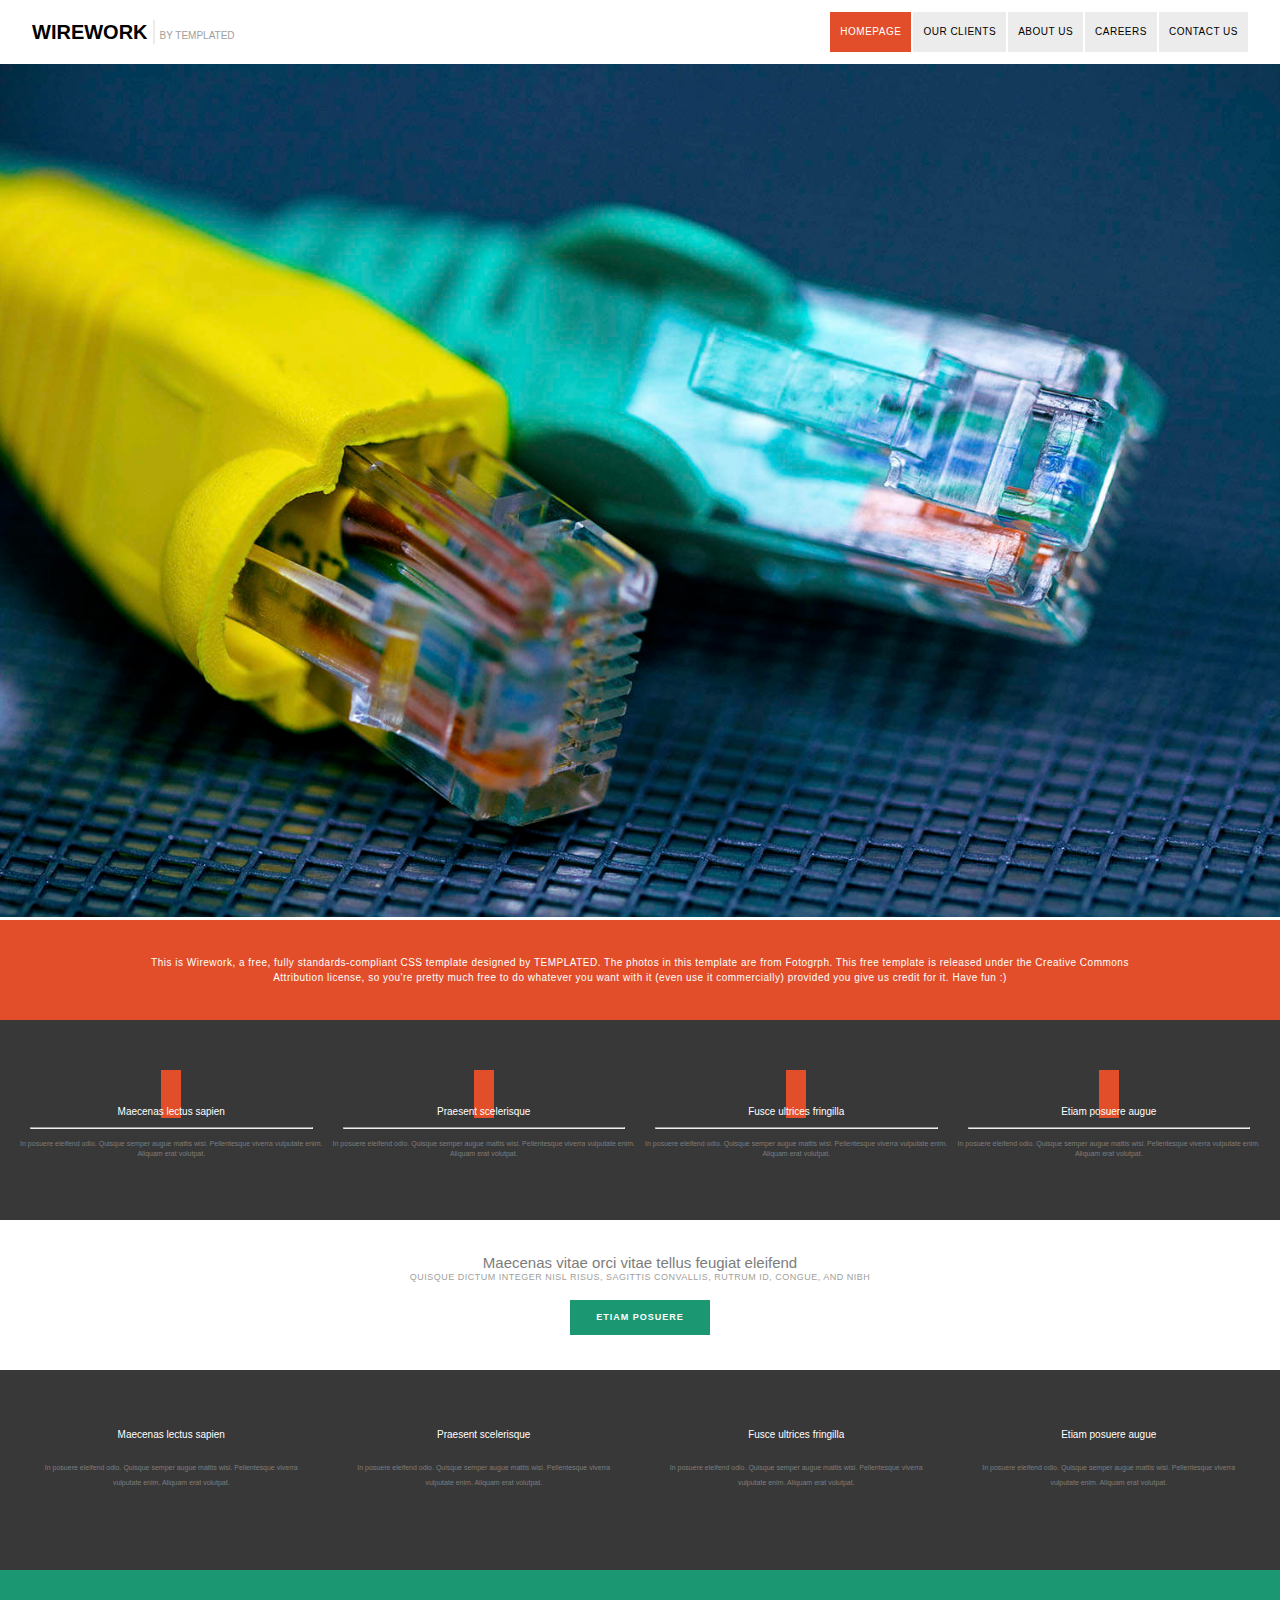
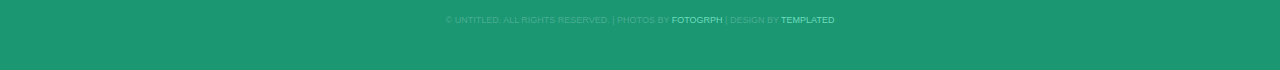
<file: 03. Wirework/images/index.html>
<!DOCTYPE html>
<html lang="en">

<head>
    <meta charset="UTF-8">
    <meta http-equiv="X-UA-Compatible" content="IE=edge">
    <meta name="viewport" content="width=device-width, initial-scale=1.0">
    <link rel="stylesheet" href="../styles/style.css">
    <link rel="stylesheet" href="https://cdnjs.cloudflare.com/ajax/libs/font-awesome/6.2.1/css/all.min.css"
        integrity="sha512-MV7K8+y+gLIBoVD59lQIYicR65iaqukzvf/nwasF0nqhPay5w/9lJmVM2hMDcnK1OnMGCdVK+iQrJ7lzPJQd1w=="
        crossorigin="anonymous" referrerpolicy="no-referrer" />
    <title>Document</title>
</head>

<body>
    <header class="header">
        <p class="logo">
            <span class="main">WIREWORK</span><span class="divider"></span><span class="sub">BY TEMPLATED</span>
        </p>
        <nav class="navigation">
            <ul>
                <li class="nav-item">HOMEPAGE</li>
                <li class="nav-item">OUR CLIENTS</li>
                <li class="nav-item">ABOUT US</li>
                <li class="nav-item">CAREERS</li>
                <li class="nav-item">CONTACT US</li>
            </ul>
        </nav>
    </header>
    <main class="hero">
        <div class="img-container"><img src="./banner.jpg" alt=""></div>
        <div class="info-container">
            <p class="description">This is Wirework, a free, fully standards-compliant CSS template designed by
                TEMPLATED. The photos in this template are from Fotogrph. This free template is released under the
                Creative Commons Attribution license, so you're pretty much free to do whatever you want with it (even
                use it commercially) provided you give us credit for it. Have fun :)
            </p>
        </div>
        <div class="options-container">
            <ul class="options">
                <li class="option-item">
                    <div class="item__icon"><i class="fa-solid fa-key"></i></div>
                        <p class="item__title">Maecenas lectus sapien
                        </p>
                        <hr class="item__divider"></hr>
                        <p class="item__desc">In posuere eleifend odio. Quisque semper augue mattis wisi. Pellentesque
                            viverra vulputate enim. Aliquam erat volutpat.
                        </p>
                </li>
                <li class="option-item">
                    <div class="item__icon"><i class="fa-solid fa-scale-unbalanced-flip"></i></div>
                        <p class="item__title">Praesent scelerisque
                        </p>
                        <hr class="item__divider"></hr>
                        <p class="item__desc">In posuere eleifend odio. Quisque semper augue mattis wisi. Pellentesque
                            viverra vulputate enim. Aliquam erat volutpat.
                        </p>
                </li>
                <li class="option-item">
                    <div class="item__icon"><i class="fa-solid fa-unlock-keyhole"></i></div>
                        <p class="item__title">Fusce ultrices fringilla
                        </p>
                        <hr class="item__divider"></hr>
                        <p class="item__desc">In posuere eleifend odio. Quisque semper augue mattis wisi. Pellentesque
                            viverra vulputate enim. Aliquam erat volutpat.
                        </p>
                </li>
                <li class="option-item">
                    <div class="item__icon"><i class="fa-solid fa-wrench"></i></div>
                        <p class="item__title">Etiam posuere augue
                        </p>
                        <hr class="item__divider"></hr>
                        <p class="item__desc">In posuere eleifend odio. Quisque semper augue mattis wisi. Pellentesque
                            viverra vulputate enim. Aliquam erat volutpat.
                        </p>
                </li>
            </ul>
        </div>
        <div class="submit-container">
            <h2 class="submit__title">Maecenas vitae orci vitae tellus feugiat eleifend
            </h2>
            <p class="submit__info">QUISQUE DICTUM INTEGER NISL RISUS, SAGITTIS CONVALLIS, RUTRUM ID, CONGUE, AND NIBH
            </p>
            <p class="submit__btn">ETIAM POSUERE
            </p>
        </div>
        <div class="options-container-second">
            <ul class="options">
                <li class="option-item">
                        <p class="item__title">Maecenas lectus sapien
                        </p>
                        <p class="item__desc">In posuere eleifend odio. Quisque semper augue mattis wisi. Pellentesque
                            viverra vulputate enim. Aliquam erat volutpat.
                        </p>
                </li>
                <li class="option-item">
                        <p class="item__title">Praesent scelerisque
                        </p>
                        <p class="item__desc">In posuere eleifend odio. Quisque semper augue mattis wisi. Pellentesque
                            viverra vulputate enim. Aliquam erat volutpat.
                        </p>
                </li>
                <li class="option-item">
                        <p class="item__title">Fusce ultrices fringilla
                        </p>
                        <p class="item__desc">In posuere eleifend odio. Quisque semper augue mattis wisi. Pellentesque
                            viverra vulputate enim. Aliquam erat volutpat.
                        </p>
                </li>
                <li class="option-item">
                        <p class="item__title">Etiam posuere augue
                        </p>
                        <p class="item__desc">In posuere eleifend odio. Quisque semper augue mattis wisi. Pellentesque
                            viverra vulputate enim. Aliquam erat volutpat.
                        </p>
                </li>
            </ul>
        </div>
    </main>
    <footer class="footer">
        <div class="footer-container">
            <p class="footer__info">© UNTITLED. ALL RIGHTS RESERVED. | PHOTOS BY <span class="fotograph">FOTOGRPH</span> | DESIGN BY <span class="temp">TEMPLATED</span></p>
        </div>
    </footer>


</body>

</html>
</file>
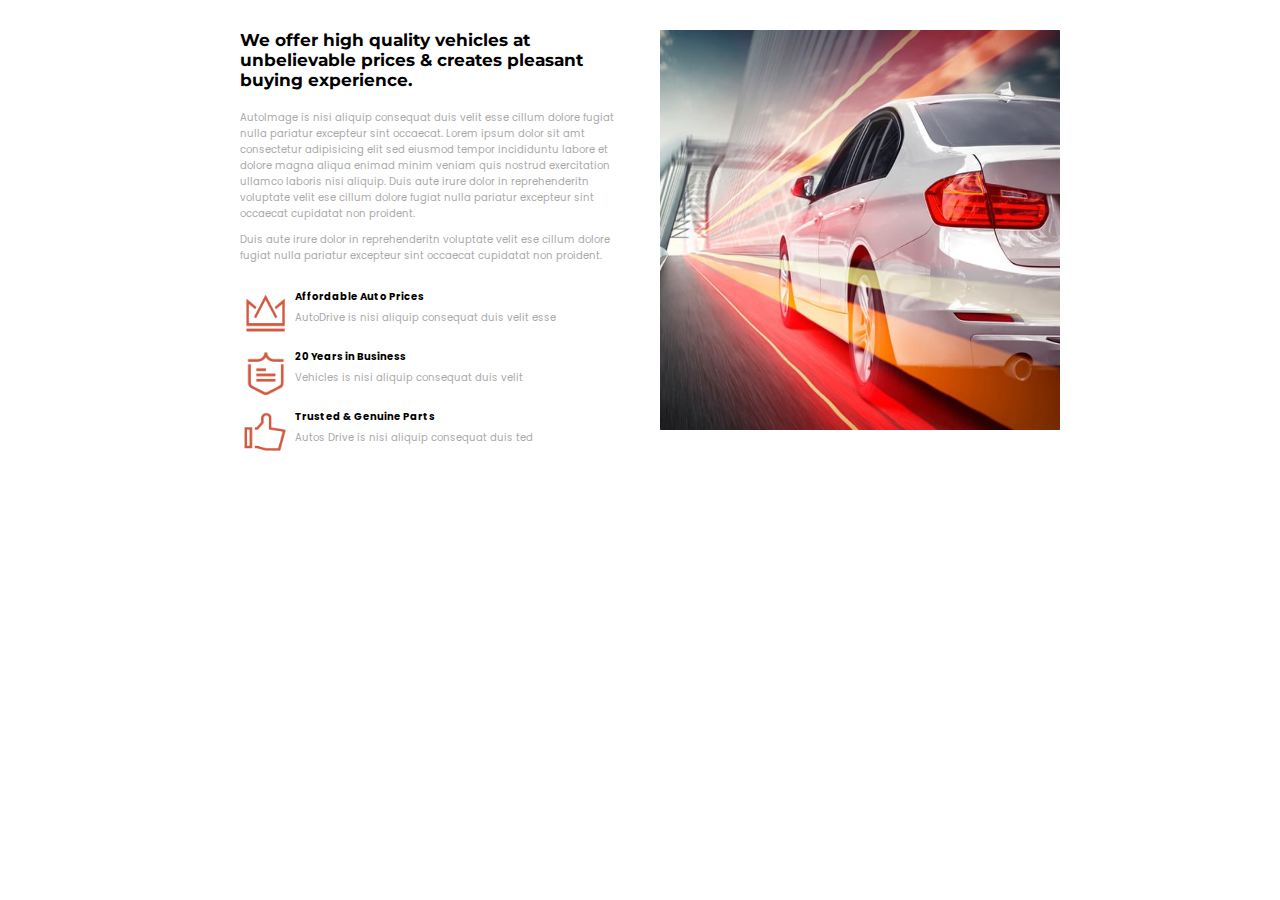
<file: 01. Auto/auto.html>
<!DOCTYPE html>
<html lang="en">

<head>
    <meta charset="UTF-8">
    <meta http-equiv="X-UA-Compatible" content="IE=edge">
    <meta name="viewport" content="width=device-width, initial-scale=1.0">
    <link rel="stylesheet" href="./style.css">
    <link rel="stylesheet" href="./responcive.css">
    <title>Auto</title>
</head>

<body id="body">
    <section class="content">
        <h2 class="content__title">We offer high quality vehicles at unbelievable prices & creates pleasant buying
            experience.
        </h2>
        <p class="content__desc">AutoImage is nisi aliquip consequat duis velit esse cillum dolore fugiat nulla pariatur
            excepteur sint occaecat. Lorem ipsum dolor sit amt consectetur adipisicing elit sed eiusmod tempor
            incididuntu labore et dolore magna aliqua enimad minim veniam quis nostrud exercitation ullamco laboris nisi
            aliquip. Duis aute irure dolor in reprehenderitn voluptate velit ese cillum dolore fugiat nulla pariatur
            excepteur sint occaecat cupidatat non proident.
        </p>
        <p class="content__desc">Duis aute irure dolor in reprehenderitn voluptate velit ese cillum dolore fugiat nulla
            pariatur excepteur sint occaecat cupidatat non proident.
        </p>
        <div class="content__extras">
            <div class="extra">
                <div class="extra__content">
                    <h3 class="extra__title">Affordable Auto Prices
                    </h3>
                    <p class="extra__desc">AutoDrive is nisi aliquip consequat duis velit esse
                    </p>
                </div>
                <img src="./images/icon-1.png" alt="">

            </div>
            <div class="extra">
                <div class="extra__content">
                <h3 class="extra__title">20 Years in Business
                </h3>
                <p class="extra__desc">Vehicles is nisi aliquip consequat duis velit
                </p>
                </div>
                <img src="./images/icon-2.png" alt="">
            </div>
            <div class="extra">
                <div class="extra__content">
                <h3 class="extra__title">Trusted & Genuine Parts
                </h3>
                <p class="extra__desc">Autos Drive is nisi aliquip consequat duis ted</p>
                </div>
                <img src="./images/icon-3.png" alt="">
            </div>
        </div>
    </section>
    <section class="img"><img src="./images/g01.jpg" alt=""></section>
</body>

</html>
</file>
<file: DigiMedia-Responsive/css/main.css>
* {
  margin: 0;
  padding: 0;
}

html {
  box-sizing: border-box;
}

*,
*:before,
*:after {
  box-sizing: inherit;
}

a {
  font-weight: 600;
  color: #314584;
  text-decoration: none;
  letter-spacing: 1px;
  position: relative;
}

a:focus,
a:hover {
  color: rgba(44, 44, 44, 0.8);
  text-decoration: none;
}

img {
  max-width: 100%;
  height: auto;
}

h1,
h2,
h3,
h5,
h6 {
  color: #314584;
  font-weight: 600;
  letter-spacing: 1px;
}

body {
  color: #314584;
  font-family: "Work Sans", sans-serif;
  font-size: 14px;
  font-weight: 400;
  overflow-x: hidden;
  transition: opacity 1s;
  min-width: 330px;
}

h1 {
  font-size: 4.4rem;
  margin-bottom: 20px;
}

h2 {
  font-size: 2.5rem;
  line-height: 3.5rem;
  margin-bottom: 50px;
}

.about h2 {
  margin-bottom: 25px;
}

h3 {
  font-size: 1.9rem;
  line-height: 2.5rem;
  margin-bottom: 15px;
}

h5 {
  font-size: 1rem;
  color: #ff3946;
}

h6 {
  font-size: 1rem;
  margin-bottom: 10px;
}

.about p {
  color: #314584;
}

p {
  font-size: 1.1rem;
  line-height: 1.8;
  color: #6e757a;
  margin-bottom: 15px;
  letter-spacing: 0.025em;
}

.contact-btn button {
  width: 200px;
  height: 60px;
  border: 0px;
  box-shadow: 0px 4px 6px 0px rgba(30, 32, 33, 0.07);
  background: #fff;
  border-radius: 3px;
  font-size: 1.2rem;
  font-family: "Work Sans", sans-serif;
  font-weight: 600;
  color: #ff3946;
}

.hero-btns a:first-child {
  background: #ff3946;
  border: 2px solid #ff3946;
  color: #fff;
  padding: 17px 35px;
  font-size: 1rem;
  border-radius: 30px;
  box-shadow: 0px 4px 5px 0px rgba(255, 57, 70, 0.15);
}

.hero-btns a:first-child:hover {
  background: #fff;
  border: 2px solid #ff3946;
  color: #314584;
  padding: 17px 35px;
  font-size: 1rem;
  border-radius: 30px;
  transition: all 0.3s ease;
}

.hero-btns a:last-child {
  color: #314584;
  padding: 17px 35px;
  font-size: 1rem;
}

.hero-btns a:last-child:hover {
  color: #ff3946;
  transition: all 0.3s ease;
}

.navbar-light .navbar-toggler {
  color: #314584;
  border: none;
}

.navbar-toggler {
  padding: 0.5rem 1.2rem 0.25rem 0rem;
  font-size: 1.25rem;
  line-height: 1;
  background: transparent;
  border: 1px solid transparent;
  border-radius: 0.25rem;
}

.interactive-menu-button {
  position: relative;
}

.interactive-menu-button a {
  width: 20px;
  height: 20px;
  display: block;
  position: relative;
}

.interactive-menu-button a span {
  height: 4px;
  position: absolute;
  background: #314584;
  text-indent: -999em;
  width: 100%;
  top: 6px;
  transition: all 0.5s cubic-bezier(0, 0.275, 0.125, 1);
}

.interactive-menu-button a span:before,
.interactive-menu-button a span:after {
  content: "";
  height: 4px;
  background: #314584;
  width: 100%;
  position: absolute;
  top: -6px;
  left: 0;
  transition: all 0.5s cubic-bezier(0, 0.275, 0.125, 1);
}

.interactive-menu-button a span:after {
  top: 6px;
}

.service-btn a {
  color: #fff !important;
  font-size: 0.8rem !important;
}

.service-btn a:hover {
  color: #ff3946 !important;
}

.contact-btn {
  text-align: center;
  margin-top: 70px;
}

.contact-btn a {
  color: #fff !important;
}

.contact-btn a:hover {
  color: #314584 !important;
}

.navbar-light .navbar-nav .nav-link {
  color: #314584;
  font-size: 1.1rem;
}

.hero-btns {
  margin-bottom: 350px;
}

.navbar-light .navbar-nav .active > .nav-link {
  color: #ff3946;
}

.navbar {
  padding: 50px 0 0 0;
}

.navbar-light .navbar-brand {
  margin-right: 10%;
}

.nav-item {
  padding: 0 10px;
}

.navbar-light .navbar-nav .nav-link:focus,
.navbar-light .navbar-nav .nav-link:hover {
  color: #ff3946;
}

.hero img {
  position: absolute;
  top: 0;
  right: 0;
  z-index: -9;
  margin-top: 30px;
  width: 50%;
}

.hero h1 {
  margin-top: 250px;
}

.hero p {
  margin-bottom: 50px;
}

.services {
  padding: 50px 0px;
}

.services p {
  font-size: 1rem;
  color: #314584;
  line-height: 1.5rem;
}

.side-img img {
  position: absolute;
  left: -20px;
}

.side2-img img {
  position: absolute;
  right: -20px;
  top: 1300px;
}

.service-box {
  background: #fff;
  padding: 40px 45px;
  margin: 10px;
  box-shadow: 0px 3px 7px 0px rgba(28, 31, 33, 0.15);
  min-height: 400px;
}

.service-box img {
  margin-bottom: 30px;
}

.about {
  margin-bottom: 150px;
}

.contact {
  max-height: 550px;
}

.email input {
  width: 100%;
  height: 60px;
  background: #f4fafe;
  border: none;
  padding: 0px 20px;
  color: #314584;
  font-weight: 600;
  margin-bottom: 15px;
}

textarea {
  background: #f4fafe;
  border: none;
  width: 100%;
  padding: 20px;
  margin-top: 15px;
  color: #314584;
  font-weight: 600;
}

footer {
  background: #314584;
  width: 100%;
  text-align: center;
  padding: 70px 0px 0px 0px;
}

footer h5 {
  color: #fff;
  padding-bottom: 10px;
}

footer h3 {
  color: #ff3946;
  font-size: 3rem;
}

.contact-nav li {
  display: inline;
  color: #fff;
}

.contact-nav a {
  color: #fff;
  font-size: 1.1rem;
  padding: 20px 20px;
}

.contact-nav a:hover {
  color: #ff3946;
}

footer h6 {
  color: #fff;
  font-size: 0.9rem;
  font-weight: 400;
  margin-top: 30px;
  padding-bottom: 60px;
}
</file>
<file: DigiMedia-Responsive/css/responsive.css>
@media  screen and (max-width: 600px) {
    #home .container .navbar.navbar-expand-lg.navbar-light{
        justify-content: space-around;
        padding: 10px;
    }
    #home .container{
        justify-content: space-around;
    }

    #home .container .navbar.navbar-expand-lg.navbar-light .navbar-brand{
     margin: 0px;
    }

    #home .container-fluid.hero img{
        display: none;
    }
    #home .container-fluid.hero .container h1{
       margin: 20px;
       text-align: center;
    }
    #home .container-fluid.hero .container p{
        text-align: center;
     }
     #home .container-fluid.hero .container .hero-btns{
        margin-bottom: 50px;
     }
     #home .container-fluid.hero .container .hero-btns a,
     #about-us .container-fluid .container .hero-btns.service-btn a{
        display: block;
        width: 60%;
       text-align: center;
       margin: 0 auto;
     }
     #about-us .col-12.col-sm-12.col-lg-4.service-txt{
         text-align: center;
     }
     #about-us .container-fluid .container .hero-btns.service-btn{
       margin-bottom: 50px;
    }
    #about-us .container-fluid .container .row{
        flex-direction: column;
     }
     #about-us .container-fluid .container .row .col-12.col-sm-6.col-lg-4{
        max-width: 100%;
     }
     body .about{
         text-align: center;
     }
     #contact-us{
         text-align: center;
     }
     #contact-us .container .hero-btns.contact-btn{
         display: none;
     }

     footer .container .row .contact-nav li{
         display: block;
     }

   
}
</file>
<file: Mobillio-Responsive/style.css>
body {
  font-weight: 400;
  font-style: normal;
  text-decoration: none;
  text-transform: none;
  letter-spacing: 0.02;
  line-height: 1.55;
  color: #000000;
  background-color: #ffffff;
  margin: 0;
}
* {
  box-sizing: border-box;
  border-width: 0;
  border-style: solid;
}
.section-heading-section-heading {
  display: flex;
  position: relative;
  align-items: center;
  margin-bottom: 48px;
  flex-direction: column;
}
.section-heading-text{
  text-align: center;
  margin-bottom: 16px;
}
.section-heading-text1 {
  color: #00000099;
  text-align: center;
  line-height: 24px;
}
.category-card-category-card {
  flex: 0 0 auto;
  cursor: pointer;
  display: flex;
  position: relative;
  transition: 0.3s;
  align-items: center;
  flex-direction: column;
}
.category-card-image {
  width: 120px;
  height: 120px;
  object-fit: cover;
  margin-bottom: 16px;
  object-position: bottom;
}
.blog-post-card-blog-post-card {
  width: 100%;
  display: flex;
  position: relative;
  max-width: 400px;
  align-self: stretch;
  transition: 0.3s;
  flex-direction: column;
  justify-content: space-between;
}
.blog-post-card-image {
  flex: 1;
  width: 100%;
  object-fit: cover;
}
.blog-post-card-container {
  width: 100%;
  display: flex;
  align-items: flex-start;
  padding-top: 32px;
  padding-right: 8px;
  flex-direction: column;
  padding-bottom: 32px;
  justify-content: space-between;
  background-color: #ffffff;
}
.blog-post-card-text {
  color: #000000cc;
  font-size: 22px;
  font-style: normal;
  margin-top: 16px;
  font-weight: 500;
  line-height: 28px;
  margin-bottom: 16px;
}
.blog-post-card-text1 {
  color: #00000080;
  font-size: 16px;
  font-style: normal;
  margin-bottom: 32px;
}
.home-container {
  width: 100%;
  display: flex;
  min-height: 100vh;
  overflow-x: hidden;
  align-items: center;
  padding-top: 70px;
  flex-direction: column;
}
.home-navbar {
  top: 0;
  width: 100%;
  display: flex;
  z-index: 1000;
  position: fixed;
  align-items: center;
  flex-direction: column;
  background-color: #dfe7ddff;
}
.home-header {
  padding-top: 24px;
  flex-direction: row;
  padding-bottom: 24px;
  justify-content: space-between;
}
.home-navbar1 {
  width: 100%;
  display: flex;
  position: relative;
  align-items: center;
  justify-content: space-between;
}
.home-container01 {
  display: flex;
  align-items: center;
  justify-content: space-between;
}
.home-image {
  width: 24px;
  height: 24px;
  z-index: 100;
  margin-right: -32px;
}
.home-textinput {
  width: 100%;
  max-width: 288px;
  transition: 0.3s;
  border-color: #999999;
  border-width: 1px;
  padding-left: 48px;
  border-top-width: 0px;
  border-left-width: 0px;
  border-right-width: 0px;
}
.home-middle {
  display: flex;
  position: relative;
  box-sizing: border-box;
  align-items: center;
  flex-shrink: 1;
  border-color: transparent;
  justify-content: center;
}
.home-left,
.home-right {
  display: flex;
  grid-gap: 45px;
  position: relative;
  align-items: flex-start;
}
.home-icons {
  display: flex;
}
.home-icon {
  width: 16px;
  height: 16px;
  display: none;
}
.home-mobile-menu {
  top: 0px;
  left: 0px;
  width: 100%;
  height: 100vh;
  padding: 32px;
  z-index: 100;
  position: absolute;
  transform: translateX(100%);
  transition: 0.3s;
  flex-direction: column;
  justify-content: space-between;
  background-color: #fff;
}
.home-nav {
  display: flex;
  align-items: flex-start;
  flex-direction: column;
}
.home-container02 {
  width: 100%;
  display: flex;
  align-items: center;
  margin-bottom: 48px;
  justify-content: space-between;
}
.home-logo-center1 {
  color: #000000;
  height: auto;
  font-size: 24px;
  font-family: Jost;
  font-weight: 500;
  line-height: 20px;
  margin-left: 64px;
  margin-right: 64px;
  letter-spacing: 0.4em;
  text-decoration: none;
}
.home-middle1 {
  gap: 16px;
  display: flex;
  position: relative;
  box-sizing: border-box;
  align-items: flex-start;
  flex-shrink: 1;
  border-color: transparent;
  margin-bottom: 24px;
  flex-direction: column;
  justify-content: center;
}
.home-text06,
.home-text07,
.home-text08,
.home-text09,
.home-text10,
.home-text11 {
  color: rgba(0, 0, 0, 1);
  height: auto;
  font-size: 13px;
  text-align: left;
  font-family: Jost;
  font-weight: 500;
  text-decoration: none;
}
.home-main {
  flex: 0 0 auto;
  width: 100%;
  display: flex;
  align-items: center;
  flex-direction: column;
  padding-bottom: 96px;
}
.home-hero {
  padding-top: 48px;
  padding-bottom: 48px;
  background-color: #dfe7ddff;
}
.home-max-width {
  max-width: 1032px;
}
.home-hero1 {
  width: 100%;
  display: flex;
  max-width: 1328px;
  align-items: center;
  flex-direction: row;
  justify-content: space-between;
}
.home-container03 {
  display: flex;
  margin-left: 48px;
  padding-right: 48px;
  flex-direction: column;
}
.home-info {
  display: flex;
  position: relative;
  box-sizing: border-box;
  align-items: center;
  flex-shrink: 1;
  border-color: transparent;
  margin-bottom: 48px;
}
.home-text12 {
  color: #00000080;
  font-size: 12px;
  text-align: left;
  font-family: Jost;
  font-weight: 600;
  line-height: 18px;
  text-transform: uppercase;
}
.home-text16 {
  max-width: 450px;
  margin-bottom: 48px;
}
.home-container04 {
  display: flex;
  align-items: flex-end;
  margin-bottom: 48px;
  flex-direction: row;
}
.home-text17 {
  color: #000000cc;
  font-size: 14px;
  font-style: normal;
  font-weight: 700;
  line-height: 20px;
  margin-right: 4px;
  letter-spacing: 0.1em;
}
.home-text18 {
  color: #000000cc;
  font-size: 32px;
  font-style: normal;
  font-weight: 500;
  line-height: 32px;
}
.home-btn-group {
  display: flex;
  align-items: center;
  flex-direction: row;
}
.home-image5 {
  width: 100%;
  position: relative;
  max-width: 579px;
  box-sizing: border-box;
  max-height: 579px;
  object-fit: cover;
  border-color: transparent;
}
.home-cards-container {
  flex: 0 0 auto;
  width: 100%;
  display: flex;
  grid-gap: 32px;
  flex-wrap: wrap;
  max-width: 1080px;
  align-items: flex-start;
  margin-bottom: 64px;
  flex-direction: row;
  justify-content: space-between;
}
.home-banner {
  flex: 0 0 auto;
  width: 100%;
  height: 1px;
  display: flex;
  margin-top: 48px;
  align-items: center;
  margin-bottom: 48px;
  flex-direction: column;
  justify-content: center;
  background-color: #e5e5e5ff;
}
.home-container05 {
  flex: 0 0 auto;
  width: 250px;
  height: 100px;
  display: flex;
  align-items: center;
  border-color: #e5e5e5ff;
  border-style: solid;
  border-width: 1px;
  flex-direction: column;
  justify-content: center;
  background-color: #ffffff;
}
.home-text19,
.home-text32 {
  margin-bottom: 8px;
}
.home-text32 {
  font-size: 10px;
  line-height: 20px;
  letter-spacing: 1em;
  text-transform: uppercase;
}
.home-container06 {
  flex: 0 0 auto;
  display: flex;
  align-items: center;
  flex-direction: column;
}
.home-container07 {
  width: 100%;
  display: flex;
  position: relative;
  max-width: 770px;
  box-sizing: border-box;
  margin-top: 80px;
  align-items: center;
  flex-shrink: 1;
  border-color: transparent;
  flex-direction: column;
}
.home-text23 {
  color: #000000cc;
  width: 100%;
  height: auto;
  font-size: 16px;
  align-self: auto;
  font-style: normal;
  text-align: center;
  font-family: Jost;
  font-weight: 400px;
  line-height: 175%;
  font-stretch: normal;
  margin-bottom: 48px;
  text-decoration: none;
}
.home-full-width-banner {
  width: 100%;
  display: flex;
  align-items: stretch;
  padding-top: 64px;
  justify-content: center;
}
.home-left4 {
  flex: 1;
  display: flex;
  align-self: stretch;
  align-items: center;
  border-color: transparent;
  flex-direction: column;
  justify-content: center;
  background-color: #f3f0e6;
}
.home-content {
  margin: 0 0 40px 0;
  display: flex;
  position: relative;
  box-sizing: border-box;
  align-items: center;
  flex-shrink: 1;
  border-color: transparent;
  flex-direction: column;
}
.home-text29 {
  color: rgba(0, 0, 0, 1);
  height: auto;
  margin: 0 0 16px 0;
  font-size: 28px;
  align-self: auto;
  font-style: normal;
  text-align: left;
  font-family: Jost;
  font-weight: 500px;
  line-height: 20px;
  font-stretch: normal;
  text-decoration: none;
}
.home-text30 {
  color: rgba(0, 0, 0, 0.6000000238418579);
  width: 267px;
  height: auto;
  font-size: 16px;
  align-self: auto;
  font-style: normal;
  text-align: center;
  font-family: Jost;
  font-weight: 400px;
  line-height: 24px;
  font-stretch: normal;
  text-decoration: none;
}
.home-btn {
  cursor: pointer;
  display: flex;
  padding: 16px 24px;
  position: relative;
  box-sizing: border-box;
  transition: 0.3s;
  align-items: flex-start;
  flex-shrink: 1;
  border-color: rgba(0, 0, 0, 1);
  border-style: solid;
  border-width: 1px;
  background-color: rgba(239, 193, 76, 1);
}
.home-text31 {
  color: rgba(0, 0, 0, 1);
  height: auto;
  font-size: 16px;
  align-self: auto;
  font-style: normal;
  text-align: left;
  font-family: Jost;
  font-weight: 500px;
  line-height: 14px;
  font-stretch: normal;
  text-decoration: none;
}
.home-image6 {
  width: 60%;
  position: relative;
  box-sizing: border-box;
  object-fit: cover;
  border-color: transparent;
}
.home-container08 {
  flex: 0 0 auto;
  width: 100%;
  display: flex;
  flex-wrap: wrap;
  align-items: center;
  flex-direction: row;
  justify-content: space-between;
}
.home-footer {
  flex: 0 0 auto;
  width: 100%;
  display: flex;
  align-items: center;
  border-color: #e5e5e5ff;
  border-width: 1px;
  flex-direction: column;
  border-left-width: 0px;
  border-right-width: 0px;
  border-bottom-width: 0px;
}
.home-footer1 {
  width: 100%;
  display: flex;
  max-width: 1328px;
  align-items: flex-start;
  padding-top: 96px;
  flex-direction: row;
  padding-bottom: 96px;
  justify-content: space-between;
}
.home-container09 {
  display: flex;
  max-width: 1328px;
  align-items: flex-start;
  flex-direction: column;
}
.home-text33 {
  color: #00000080;
  margin-top: 24px;
}
.home-text36 {
  color: #00000080;
  margin-top: 32px;
}
.home-text37 {
  color: #00000080;
  margin-top: 12px;
}
.home-links-container {
  display: flex;
  grid-gap: 48px;
  align-items: flex-start;
  flex-direction: row;
  justify-content: space-between;
}
.home-container10, .home-container11 {
  flex: 0 0 auto;
  display: flex;
  align-items: flex-start;
  margin-right: 96px;
  flex-direction: column;
  justify-content: flex-start;
}
.home-text38, .home-text45, .home-text51 {
  font-size: 18px;
  font-style: normal;
  font-weight: 500;
  line-height: 14px;
  margin-bottom: 44px;
}
.home-text39, .home-text40, .home-text41, .home-text42, .home-text43, .home-text44, .home-text46, .home-text47, .home-text48, .home-text49, .home-text50, .home-text52, .home-text53, .home-text54, .home-text55{
  color: #00000080;
  text-decoration: none;
  margin-bottom: 16px;
}
.home-container12 {
  flex: 0 0 auto;
  display: flex;
  align-items: flex-start;
  flex-direction: column;
  justify-content: flex-start;
}
.button {
  color: #000000cc;
  cursor: pointer;
  display: flex;
  padding: 0.5rem 1rem;
  position: relative;
  box-sizing: border-box;
  font-style: normal;
  transition: 0.3s;
  align-items: flex-start;
  flex-shrink: 1;
  font-weight: 500;
  line-height: 14px;
  padding-top: 12px;
  border-color: #00000080;
  border-style: solid;
  border-width: 1px;
  padding-left: 24px;
  border-radius: 0px;
  padding-right: 24px;
  padding-bottom: 12px;
  text-decoration: none;
}
.input {
  color: #ffffff;
  cursor: auto;
  outline: none;
  padding: 0.5rem 1rem;
  background-color: #dfe7ddff;
}
.section-container {
  width: 100%;
  display: flex;
  align-items: center;
  padding-top: 80px;
  justify-content: center;
}
.max-width-container {
  width: 100%;
  display: flex;
  max-width: 1328px;
  align-items: center;
  padding-left: 24px;
  padding-right: 24px;
  flex-direction: column;
}
.column {
  display: flex;
  flex-direction: column;
}
.navbar-link {
  color: rgba(0, 0, 0, 1);
  cursor: pointer;
  height: auto;
  font-size: 13px;
  text-align: left;
  transition: 0.3s;
  font-family: Jost;
  font-weight: 500;
  text-decoration: none;
}
.navbar-logo-title {
  color: #000000;
  cursor: pointer;
  height: auto;
  font-size: 24px;
  transition: 0.3s;
  font-family: Jost;
  font-weight: 500;
  line-height: 20px;
  margin-left: 64px;
  margin-right: 64px;
  letter-spacing: 0.4em;
  text-decoration: none;
}
.Heading-3 {
  font-size: 24px;
  font-style: normal;
  font-family: Jost;
  font-weight: 500;
  line-height: 20px;
  letter-spacing: 0.4em;
  text-transform: none;
  text-decoration: none;
}
.Content {
  font-size: 16px;
  font-family: Jost;
  font-weight: 400;
  letter-spacing: 0.02;
  text-transform: none;
  text-decoration: none;
}
.Heading-1 {
  font-size: 36px;
  font-family: Jost;
  font-weight: 500;
  line-height: 47px;
  letter-spacing: 0.16em;
  text-transform: uppercase;
  text-decoration: none;
}
.Heading-2 {
  font-size: 28px;
  font-family: Jost;
  font-weight: 500;
  line-height: 36px;
  letter-spacing: 0.06em;
  text-transform: uppercase;
  text-decoration: none;
}
</file>
<file: Mobillio-Responsive/responsive.css>
@media screen and (max-width: 600px) {

    .home-left,
    .home-right {
        display: none;
    }

    .home-container01 {
        display: none;
    }

    .navbar-logo-title {
        margin: 0px;
    }

    .home-hero1 {
        flex-direction: column;

    }

    .home-cards-container {
        grid-gap: 0px;
        gap: 30px;

    }

    .category-card-image {
        width: 250px;
        height: 250px;
    }

    .section-container {
        flex-direction: column;
    }

    .home-full-width-banner.section-container {
        padding-top: 30px;
    }

    .home-left4 {
        padding: 30px;
    }

    .home-content {
        margin: 15px;
    }

    .home-text30 {
        width: 400px;
    }

    .home-image6 {
        width: 100%;
    }

    .blog-post-card-blog-post-card {
        max-width: unset;
    }

    .home-main {

        padding-bottom: 30px;
    }

    .home-footer1 {
        flex-direction: column-reverse;
    }

    .home-links-container {
        flex-direction: column;
    }

    .home-footer1 {
        padding-bottom: 30px;
    }

    .home-info {

        justify-content: space-around;
    }

    .home-container04 {
        justify-content: center;
    }

    .home-btn-group {
        display: flex;
        align-items: center;
        flex-direction: row;
        justify-content: center;
    }

    .home-footer1 {
        gap: 30px;
    }
}
</file>
<file: 01. Auto/style.css>
@import url('https://fonts.googleapis.com/css2?family=Montserrat:wght@400;600&family=Poppins:wght@200;300&display=swap');

.content__title{
    font-family: 'Montserrat', sans-serif;
    font-size: 17px;
    margin-top: 0px;
    margin-bottom: 20px;
}
.content__desc,
.extra__title,
.extra__desc{
    font-family: 'Poppins', sans-serif;
}
.extra__title,
.content__desc{
    font-size: 10px;
}
.content__desc{
    color: darkgray;
}
.extra__desc{
    font-size: 10px;
    color: darkgray;
}

body{
    
    display: flex;
   justify-content:center;
   align-items: center;
   margin: 20px auto;

}
.content{
    width: 400px;
    height: 400px;
    padding: 10px 20px;
   
}
.img{
    width: 400px;
    height: 400px;

   
}
.img img{
   
   
    width: 400px;
    height: 400px;
}

.extra{
    display: flex;
  flex-direction: row-reverse;
  justify-content: flex-end;
  margin: 10px 0px;
}

.extra img{
    height: 50px;
    width: 50px;
}
.extra__title{
    margin: 0px 5px;
}
.extra__desc{
 margin: 5px;
}
.content__extras{
    margin-top: 25px;
}
</file>
<file: 01. Auto/responcive.css>
@media screen and (max-width:620px) {
   #body{  
       flex-direction: column;
   }
}
</file>
<file: 01. Enterprise/styles.css/style.css>
@import url("./reset.css");

body{

    display: flex;
    font-family:Helvetica, sans-serif;
    justify-content: space-evenly;
    align-items: center;
}
.info, 
.img{
    width: 30%;

}
.info .info__sub{
    font-size: 9px;
    font-weight: 700;
    margin-bottom: 14px;
}
.info .info__title{
    font-size: 20px;
    margin-bottom: 20px;
}
.info .info_desc{
    font-size: 12px;
    margin-bottom: 20px;
    line-height: 1.5rem;
    color: rgb(104, 99, 99);
}
.info .buttons{
    display: flex;
    gap:10px;
}
.info .buttons li button{
   background-color: white;
   border-radius: 3px;
   padding: 7px 10px;
   border-color: black;
   font-size: 10px;
   font-weight: 500;
}
.info .buttons li .sales{
    background-color: #786eff;
  border-color: #786eff;
  color: white;
 }

 .img .img--container{
     position: relative;
     height: 350px;

     
 }
 .img .img--container img{
    position: absolute;
     height: 250px;
     width: 250px;
    bottom: 0px;
}
</file>
<file: Portfolio-WebPage/styles/style.css>
@import url('./reset.css');
@import url('https://fonts.googleapis.com/css2?family=Raleway:ital,wght@0,200;0,700;1,300&display=swap');


:root {
    --clr-grey-bg: #e3e3e3;
}

body {
    font-family: 'Raleway', sans-serif;
}

.article {
    background-color: var(--clr-grey-bg);
    margin: 30px;
    height: 450px;
}

/* 
---------------------
    Divider
----------- ---------
*/
.divider {
    background-color: #000;
}

.divider.divider--vertical {
    width: 1px;
    height: 4rem;
}

.divider.divider--horisontal {
    height: 1px;
    width: 4rem;
}

.article.one {
    height: 480px
}

.article .nav {
    display: flex;
    justify-content: flex-end;
    align-items: center;
    padding: 10px;
}

.article .nav .menu {
    font-size: 13px;
    padding: 10px 10px;
}

.article .nav .fa-solid.fa-bars {
    font-size: 20px;
}

.article .container-img-desc {
    display: grid;
    grid-template-columns: 50% 50%;
    grid-auto-rows: 450px;
}

.article.one .container-img-desc {
    grid-auto-rows: 425px;
}

.article .container-img-desc .article__desc {
    margin: 30px 0px;
    padding: 50px 75px;
    max-height: 450px;
    overflow: hidden;
}

.article .container-img-desc .article__desc .desc__info {
    margin-bottom: 10px;
}

.desc__title {
    font-size: 25px;
   margin-bottom: 15px;
   margin-top: 15px;
}

.bold {
    font-weight: bold;
}

.article .container-img-desc .article__desc .desc__info {
    font-size: 15px;
    font-style: italic;
    font-family: Georgia, 'Times New Roman', Times, serif;
    font-weight: 300;
    letter-spacing: 0.5px;
    line-height: 20px;
}


.img-container img {
    width: 100%;
    height: 100%;
    object-fit: contain;
}


/* second article*/

.article.two .hr-line {
    /* width: 40px;
    text-align: center;
    border-bottom: 1px solid #000;
    line-height: 0.1em;
    margin: 15px 15px 30px 0px; */
    width: 3rem;
    height: 1px;
    background-color: black;
    text-align: center;
    margin-top: auto;
    margin-bottom: auto; 
    margin-right: 10px;
}

.article.two .title-container {
    display: flex;
}

.empty {
    color: var(--clr-grey-bg);
    height: 20px;
}

.article.two .container-img-desc {
    margin: auto 0px;
}

.article.two .container-img-desc .img-container {
    padding: 20px;
}

.article.two .container-img-desc .img-container img {
    width: 100%;
    height: 100%;
    object-fit: contain;
}

.article.two .container-img-desc .article__desc {
    padding-left: 40px;
    margin: 0px;
}

.article.two .container-img-desc .desc__info {
    margin-bottom: 35px;
}

.article.two ul {
    display: flex;
    gap: 20px
}

.article.two .box {
    background-color: grey;
    color: white;
    padding: 10px;
}

/* article three */

.article.three img {
    width: 100%;
    height: 100%;
    object-fit: cover;
}

/* article four */
.article.four .container-img-desc .img-container img {
    width: 80%;
    height: 80%;
    margin: auto;
}

.article.four .container-img-desc .img-container {
    display: flex;
}

/* article five */
.article.five .img-container {
    display: flex;
    align-items: center;
    height: 450px;
    max-width: 1170px;
    margin-left: auto;
    margin-right: auto;
}

.article.five .img {
    display: inline;
    object-fit: contain;
}

.article.five .img.balloon {
    height: 80%;
    width: 80%;
    z-index: 3;

}

.article.five .img.bridge {
    height: 60%;
    width: 60%;
    margin-right: -30%;
}

.article.five .img.river {
    height: 60%;
    width: 60%;
    margin-left: -30%;
}

/* article six */
.article.six{
    text-align: center;
    
}
.article.six .container-desc{
    padding: 30px;
    margin: 0 auto;
  max-width: 900px;
   
}
.article.six .container-desc .desc__info{
 font-size: 13px;
 font-style: italic;
 line-height: 20px;
 width: 80%;
margin: 0 auto;
 margin-bottom: 30px;
}

.article.six .container-desc .form.message{
    width: 60%;
    margin: 0 auto;
    display: grid;
    gap: 20px;
    grid-template-areas: 
    "email subject"
    "msg msg"
    "btn btn";
}
.article.six .container-desc .form.message > *{
   border: solid 1px black;
   padding: 8px 10px;
}

.article.six .container-desc .form.message .email{
    grid-area: email;
}
.article.six{
    margin-bottom: 0px;
}

/* footer */

.footer{
    background-color:var(--clr-grey-bg);
    font-size: 10px;
    padding: 10px;
    margin: 0px 30px;
    margin-bottom: 30px;
    text-align: center;
}

.article.six .container-desc .form.message .subject{
    grid-area: subject;
}
.article.six .container-desc .form.message .message{
    grid-area: msg;
}
.article.six .container-desc .form.message .btn{
    grid-area: btn;
    background-color: black;
    color: white;
}
</file>
<file: Softuniada-Section/styles/style.css>
@import url('./reset.css');

:root {
    --clr-orange: #ffa200;
}


.article {
    font-family:'Segoe UI', Tahoma, Geneva, Verdana, sans-serif;
    border-radius: 5px ;

    width: 70%;
    height: 300px;
    margin: 0 auto;
    border-radius: 5px ;
    overflow: hidden;
    box-shadow: 0px 10px 15px 1px rgba(0,0,0,0.38);
}
.article.main {
    margin-top: 30px;
    box-shadow: 0px -10px 15px 1px rgba(0,0,0,0.38);
    border-bottom: 2px solid rgb(189, 187, 187);
}

.article.main .header{
    padding: 0 20px;
    background-color: var(--clr-orange);
    height: 20%;
    color: white;
    font-size: 20px;
    display: flex;
    align-items: center;
    
}
.header .date{
    margin-left: 15px;
    
}

.header i{
    font-size: 25px;
}

.article .container{
    padding: 30px 20px;
}
.article .container .time{
    color: gray;
    font-size: 15px;
    margin-bottom: 15px;
}
.article .container h2{
    font-size: 23px;
    margin-bottom: 25px;
    color: black;
    font-weight: 500;
}
.article .container p{
    font-size: 20px;
}
</file>
<file: Wirework-WebPage/styles/style.css>
@import url("./reset.css");

*{
    box-sizing: border-box;
}
:root{
    --clr-primary:#e24e2a;
    --clr-grey-box:#ececec;
    --clr-grey-bg:#383838;
    --clr-grey-text:#9fa09b;
    --clr-grey-text-dark:#7d7d7c;
    --clr-white: #fff;
    --clr-green:#1b9772;
    --clr-green-text:#49ad93;
    --clr-green-text-white:#6edcbf;

}

body{
    font-family: Helvetica, sans-serif;
}

.header{
    position: sticky;
    top:0px;
    left:0px;
    display: flex;
    align-items: center;
    justify-content: space-between;
    padding: 0.5rem 2rem;
    background-color: var(--clr-white);
}

.header .logo .main{
    font-weight: bold;
    font-size: 20px;
    
}
.header .logo .divider{
    border: 1px solid var(--clr-grey-box);
    line-height: 3rem;
    font-size: 20px;
    margin: 0px 5px;
}
.header .logo .sub{
    font-size: 10px;
    color: var(--clr-grey-text);
}
.header .navigation ul{
    display: flex;
    gap:2px;
}
.header .navigation ul li{
    font-size: 10px;
    padding:15px 10px ;
    background-color: var(--clr-grey-box);
    letter-spacing: 0.5px;
}

.header .navigation ul li:first-child{
    background-color: var(--clr-primary);
    color: var(--clr-white);
}
.hero{
    display: flex;
    flex-direction: column;
}
.hero .img-container{
    width: 100%;
    
    
}

.hero .img-container img{
 width: 100%;
 height: 100%;
 object-fit: cover;
 
}
.hero .info-container{
    background-color: var(--clr-primary);
    color: var(--clr-white);
    height: 100px;
    display: flex;
    align-items: center;
    justify-content: space-around;
}
.hero .info-container .description{
    font-size: 10px;
    width: 77%;
    letter-spacing: 0.5px;
    line-height: 15px;
    text-align: center;
    
}
.hero .options-container,
.hero .options-container-second{
    background-color: var(--clr-grey-bg);
    color: var(--clr-white);
    padding: 0 20px;
}
.hero .options-container .options,
.hero .options-container-second .options{
    display: flex;
    height: 200px;
    font-size: 10px;
    justify-content: space-evenly;
    align-items: center;
    gap:10px;
    text-align: center;
    
}
.hero .options-container .options .option-item,
.hero .options-container-second .options .option-item{
    width: 200px;
    
}
.hero .options-container .options .option-item .item__icon i{
  
    background-color: var(--clr-primary);
    margin: 10px 15px;
    padding: 10px;
    font-size: 25px;
}
.hero .options-container .options .option-item .item__divider{
    color: var(--clr-grey-text-dark);
    margin: 10px;
}
.hero .options-container .options .option-item .item__desc,
.hero .options-container-second .options .option-item .item__desc{
    color: var(--clr-grey-text-dark);
    font-size: 7px;
    line-height: 10px;
    
}
.hero .submit-container{
    display: flex;
    flex-direction: column;
    text-align: center;
    height: 150px;
    justify-content: center;
    align-items: center;
    
}
.hero .submit-container .submit__title{
    font-size: 15px;
    color: var(--clr-grey-text-dark);
}
.hero .submit-container .submit__info{
    font-size: 9px;
    color: var(--clr-grey-text);
    line-height: 15px;
    letter-spacing: 0.5px;
    
}
.hero .submit-container .submit__btn{
    width: 140px;
    font-size: 9px;
    background-color: var(--clr-green);
    color: var(--clr-white);
    line-height: 15px;
    letter-spacing: 1px;
    padding: 10px;
    font-weight: 600;
    margin-top: 15px;
    
}

.hero .options-container-second .options .option-item .item__desc{
    margin: 20px 10px;
    line-height: 15px
}
.footer{
    display: flex;
    background-color: var(--clr-green);
    height: 100px;
    color: var(--clr-green-text);
    align-items: center;
    justify-content: center;
}

.footer .footer-container .footer__info{
    font-size: 9px;
}
.footer .footer-container .footer__info .fotograph{
    color: var(--clr-green-text-white);
}
.footer .footer-container .footer__info .temp{
    color: var(--clr-green-text-white);
}
</file>
<file: 03. Wirework/styles/style.css>
@import url("./reset.css");

*{
    box-sizing: border-box;
}
:root{
    --clr-primary:#e24e2a;
    --clr-grey-box:#ececec;
    --clr-grey-bg:#383838;
    --clr-grey-text:#9fa09b;
    --clr-grey-text-dark:#7d7d7c;
    --clr-white: #fff;
    --clr-green:#1b9772;
    --clr-green-text:#49ad93;
    --clr-green-text-white:#6edcbf;

}

body{
    font-family: Helvetica, sans-serif;
}

.header{
    position: sticky;
    top:0px;
    left:0px;
    display: flex;
    align-items: center;
    justify-content: space-between;
    padding: 0.5rem 2rem;
    background-color: var(--clr-white);
}

.header .logo .main{
    font-weight: bold;
    font-size: 20px;
    
}
.header .logo .divider{
    border: 1px solid var(--clr-grey-box);
    line-height: 3rem;
    font-size: 20px;
    margin: 0px 5px;
}
.header .logo .sub{
    font-size: 10px;
    color: var(--clr-grey-text);
}
.header .navigation ul{
    display: flex;
    gap:2px;
}
.header .navigation ul li{
    font-size: 10px;
    padding:15px 10px ;
    background-color: var(--clr-grey-box);
    letter-spacing: 0.5px;
}

.header .navigation ul li:first-child{
    background-color: var(--clr-primary);
    color: var(--clr-white);
}
.hero{
    display: flex;
    flex-direction: column;
}
.hero .img-container{
    width: 100%;
    
    
}

.hero .img-container img{
 width: 100%;
 height: 100%;
 object-fit: cover;
 
}
.hero .info-container{
    background-color: var(--clr-primary);
    color: var(--clr-white);
    height: 100px;
    display: flex;
    align-items: center;
    justify-content: space-around;
}
.hero .info-container .description{
    font-size: 10px;
    width: 77%;
    letter-spacing: 0.5px;
    line-height: 15px;
    text-align: center;
    
}
.hero .options-container,
.hero .options-container-second{
    background-color: var(--clr-grey-bg);
    color: var(--clr-white);
    padding: 0 20px;
}
.hero .options-container .options,
.hero .options-container-second .options{
    display: flex;
    height: 200px;
    font-size: 10px;
    justify-content: space-between;
    align-items: center;
    gap:10px;
    text-align: center;
    
}
.hero .options-container .options .option-item .item__icon i{
  
    background-color: var(--clr-primary);
    margin: 10px 15px;
    padding: 10px;
    font-size: 25px;
}
.hero .options-container .options .option-item .item__divider{
    color: var(--clr-grey-text-dark);
    margin: 10px;
}
.hero .options-container .options .option-item .item__desc,
.hero .options-container-second .options .option-item .item__desc{
    color: var(--clr-grey-text-dark);
    font-size: 7px;
    line-height: 10px;
    
}
.hero .submit-container{
    display: flex;
    flex-direction: column;
    text-align: center;
    height: 150px;
    justify-content: center;
    align-items: center;
    
}
.hero .submit-container .submit__title{
    font-size: 15px;
    color: var(--clr-grey-text-dark);
}
.hero .submit-container .submit__info{
    font-size: 9px;
    color: var(--clr-grey-text);
    line-height: 15px;
    letter-spacing: 0.5px;
    
}
.hero .submit-container .submit__btn{
    width: 140px;
    font-size: 9px;
    background-color: var(--clr-green);
    color: var(--clr-white);
    line-height: 15px;
    letter-spacing: 1px;
    padding: 10px;
    font-weight: 600;
    margin-top: 15px;
    
}

.hero .options-container-second .options .option-item .item__desc{
    margin: 20px 10px;
    line-height: 15px
}
.footer{
    display: flex;
    background-color: var(--clr-green);
    height: 100px;
    color: var(--clr-green-text);
    align-items: center;
    justify-content: center;
}

.footer .footer-container .footer__info{
    font-size: 9px;
}
.footer .footer-container .footer__info .fotograph{
    color: var(--clr-green-text-white);
}
.footer .footer-container .footer__info .temp{
    color: var(--clr-green-text-white);
}
</file>
